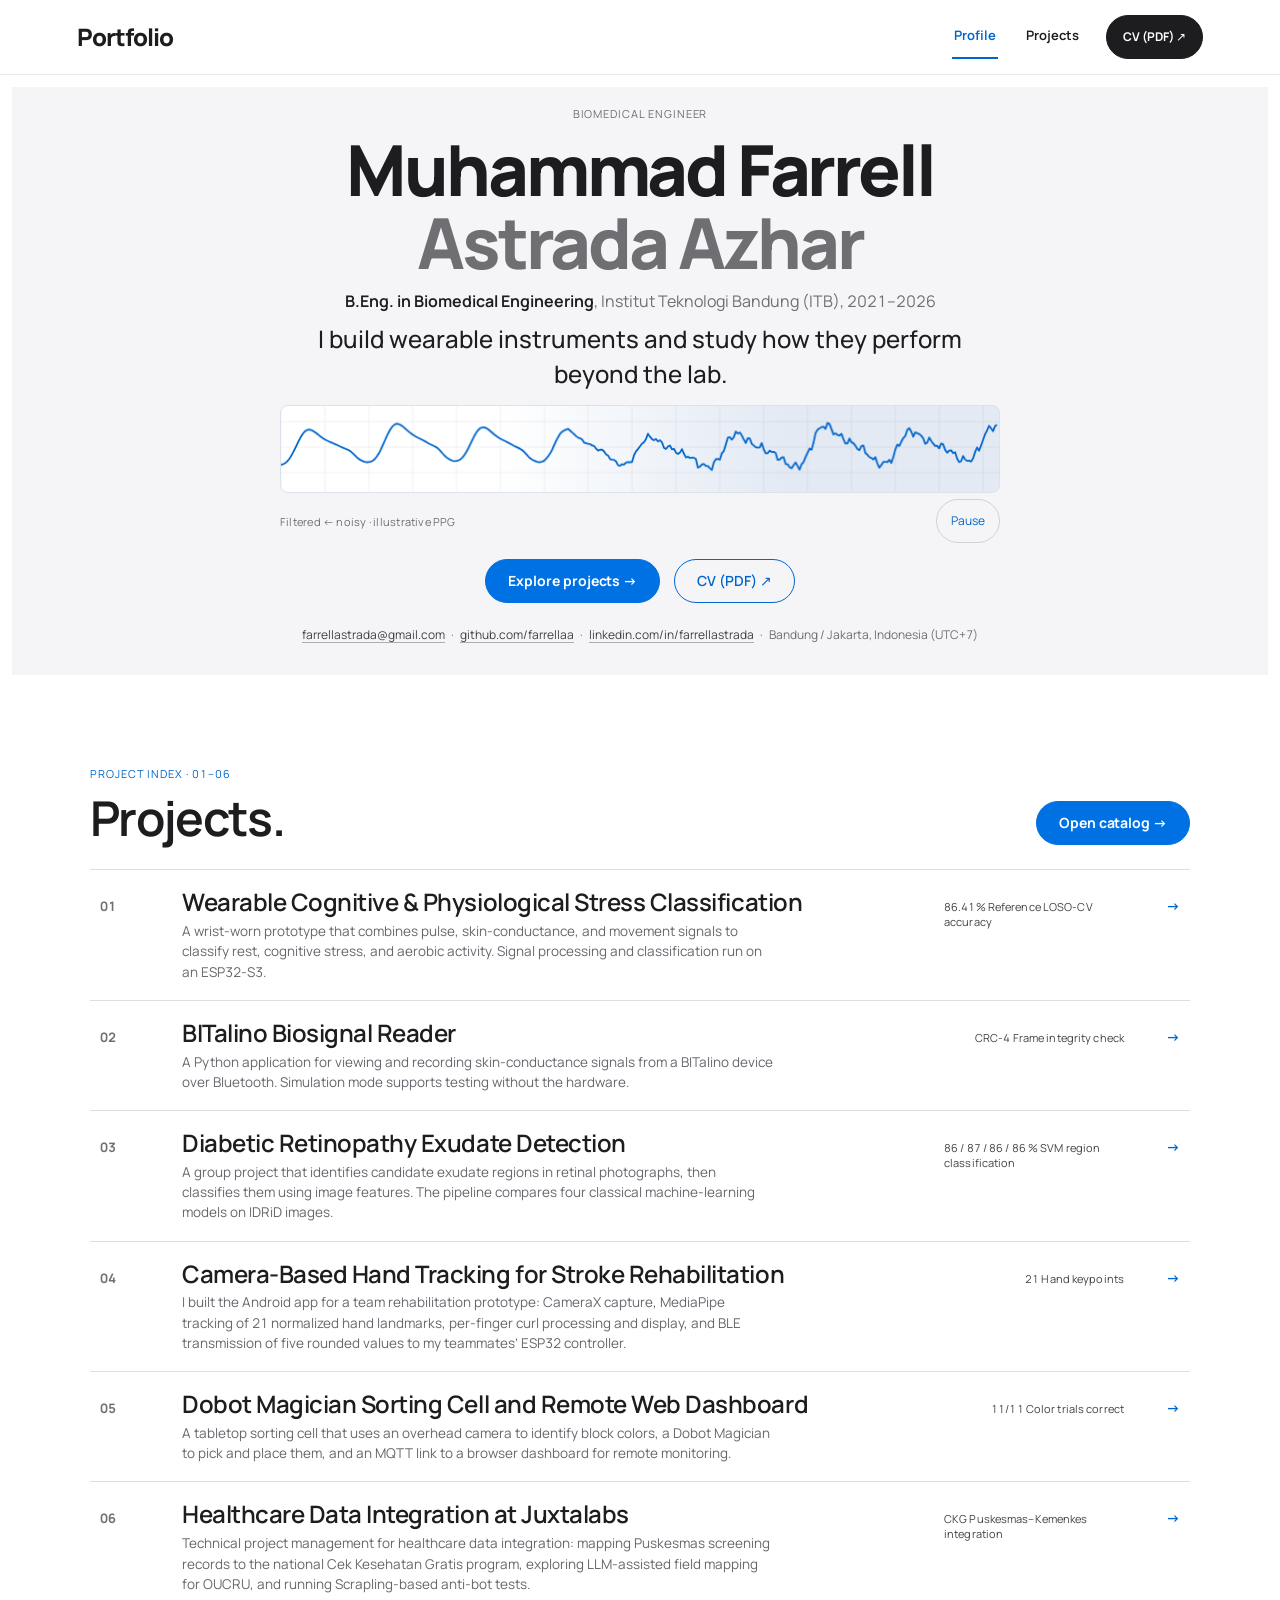
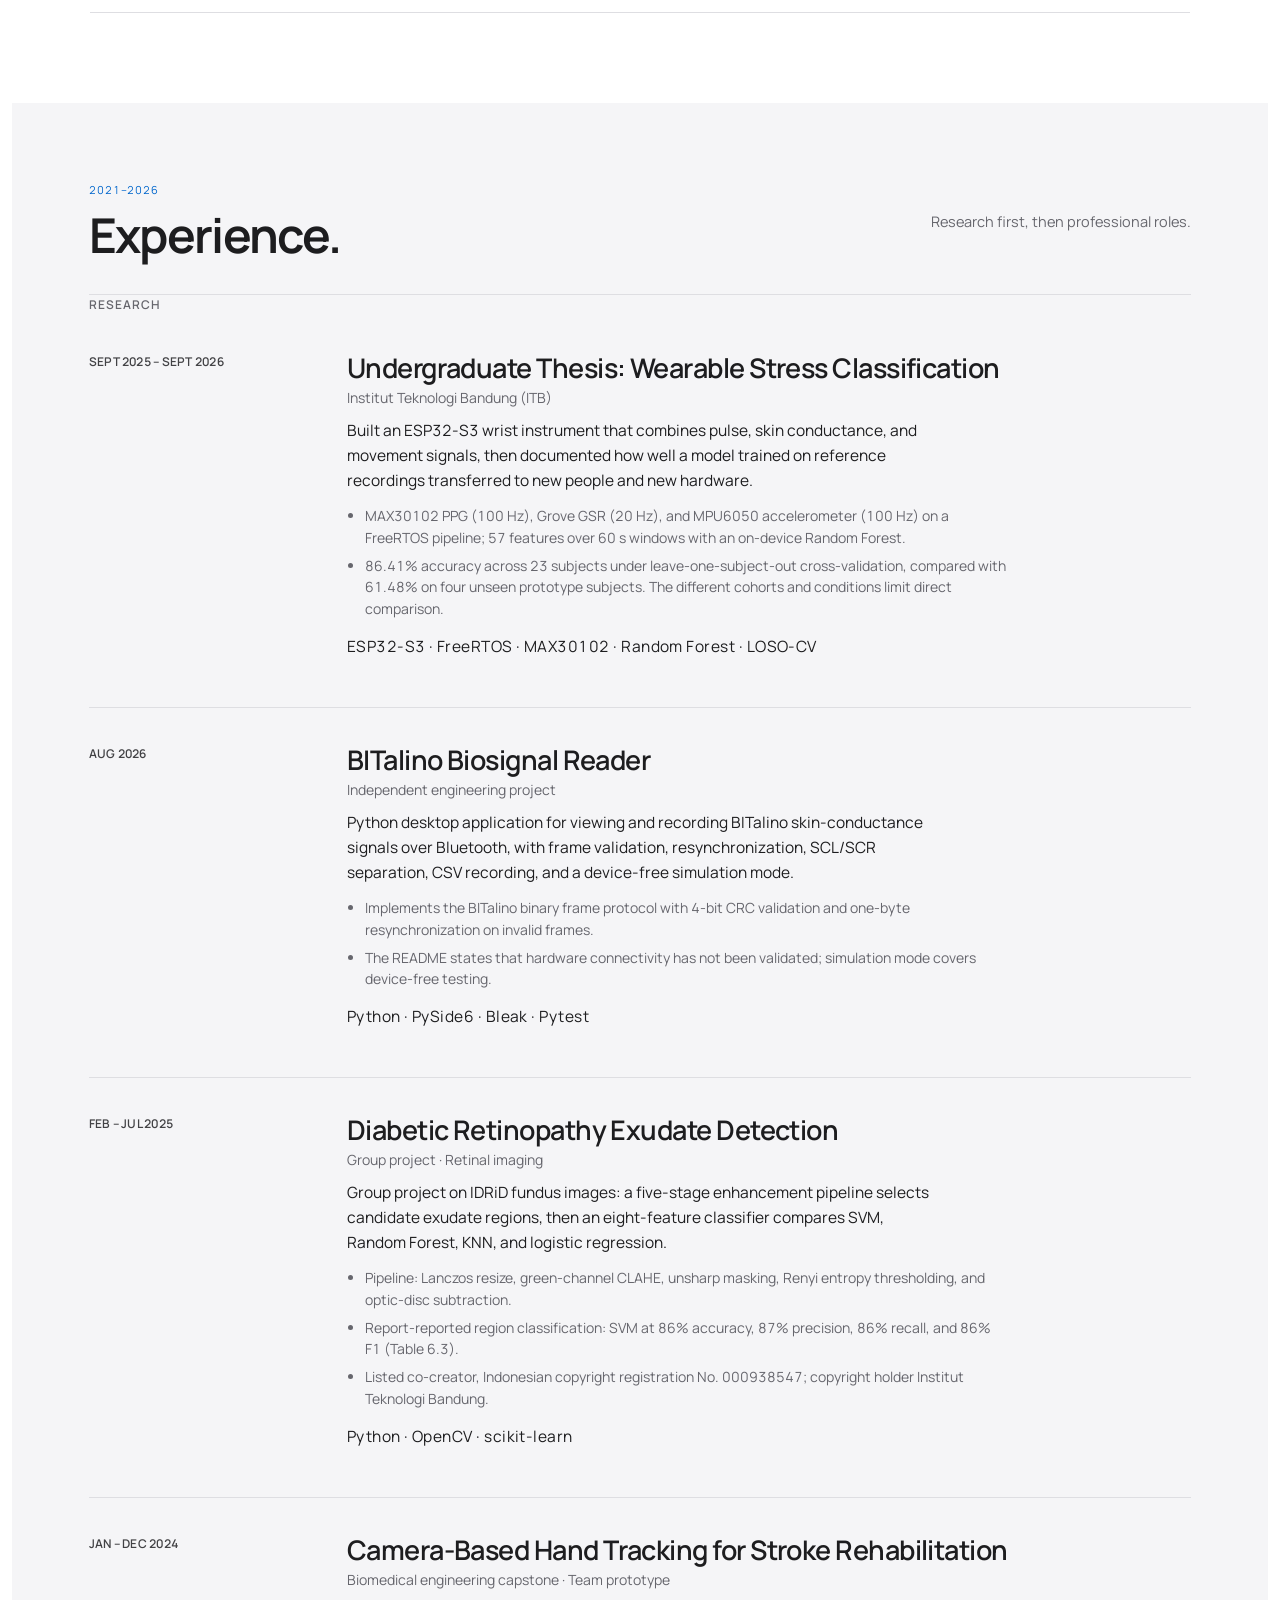
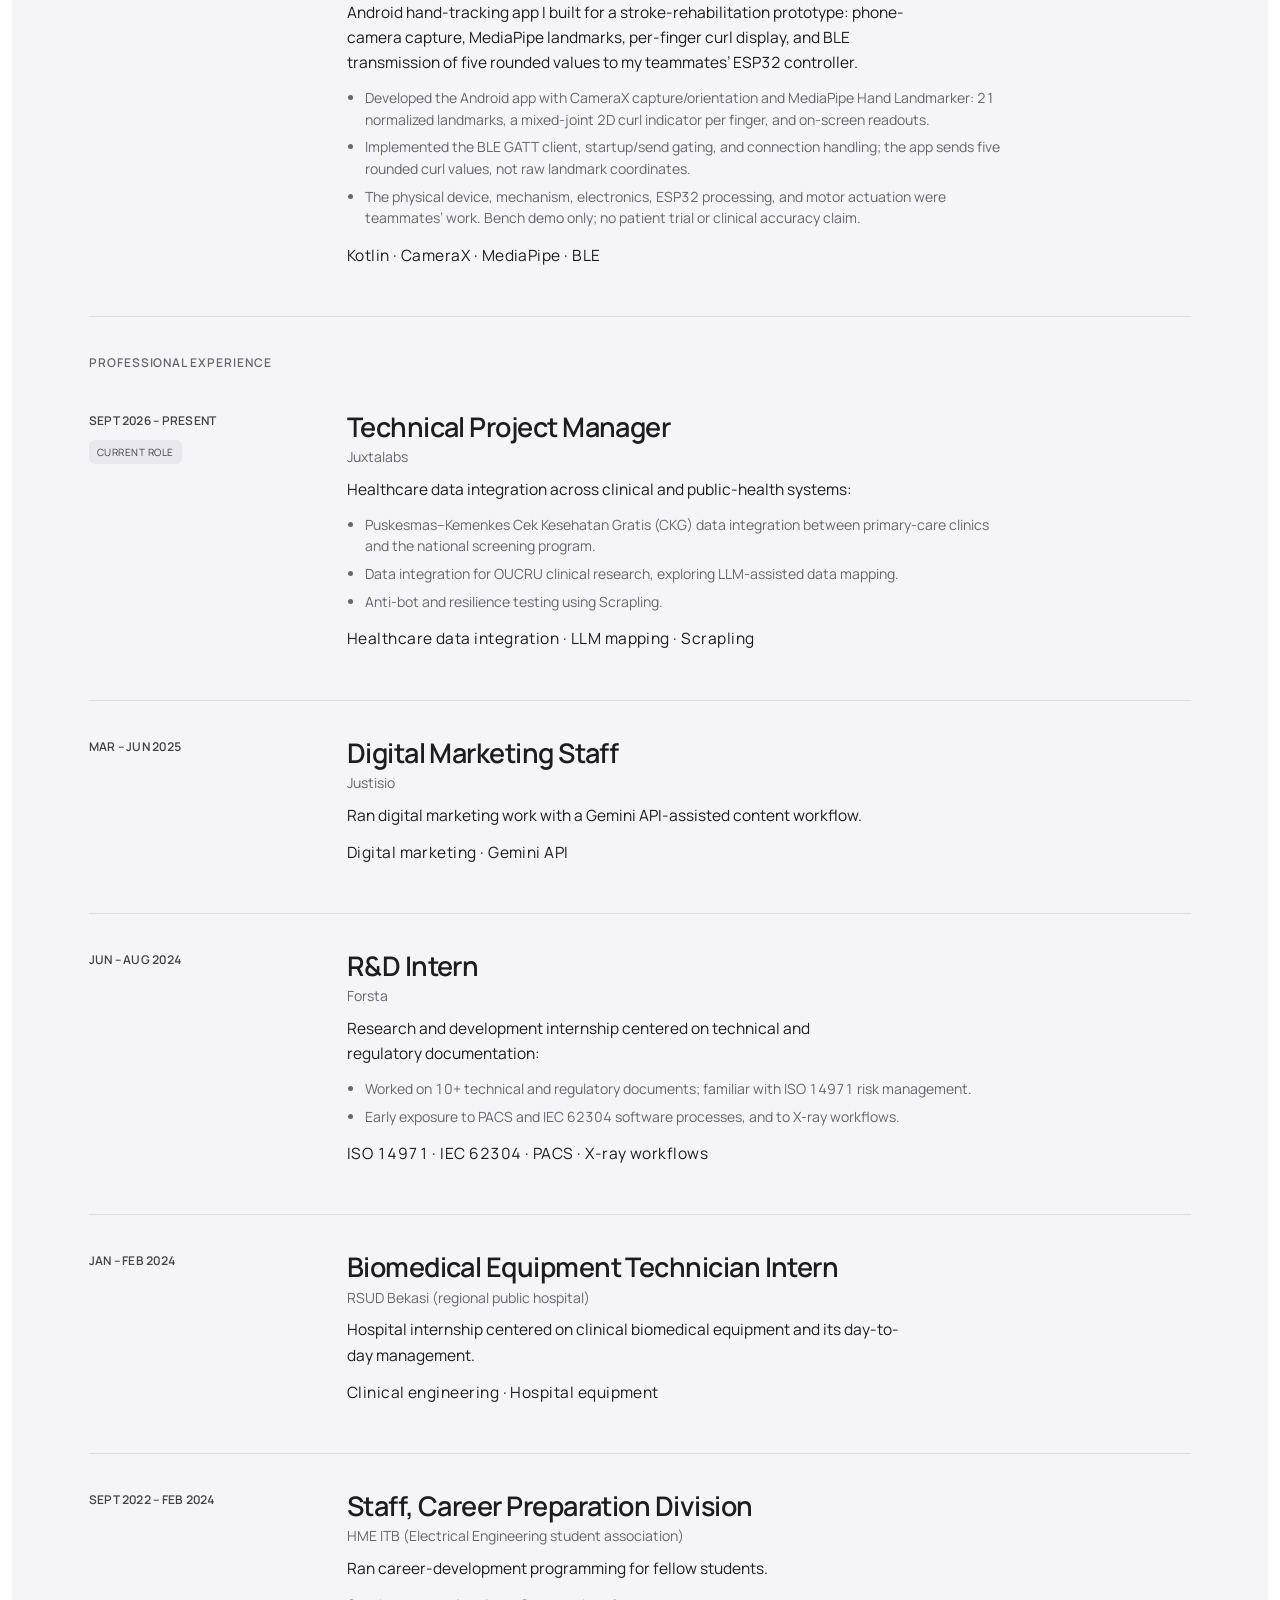
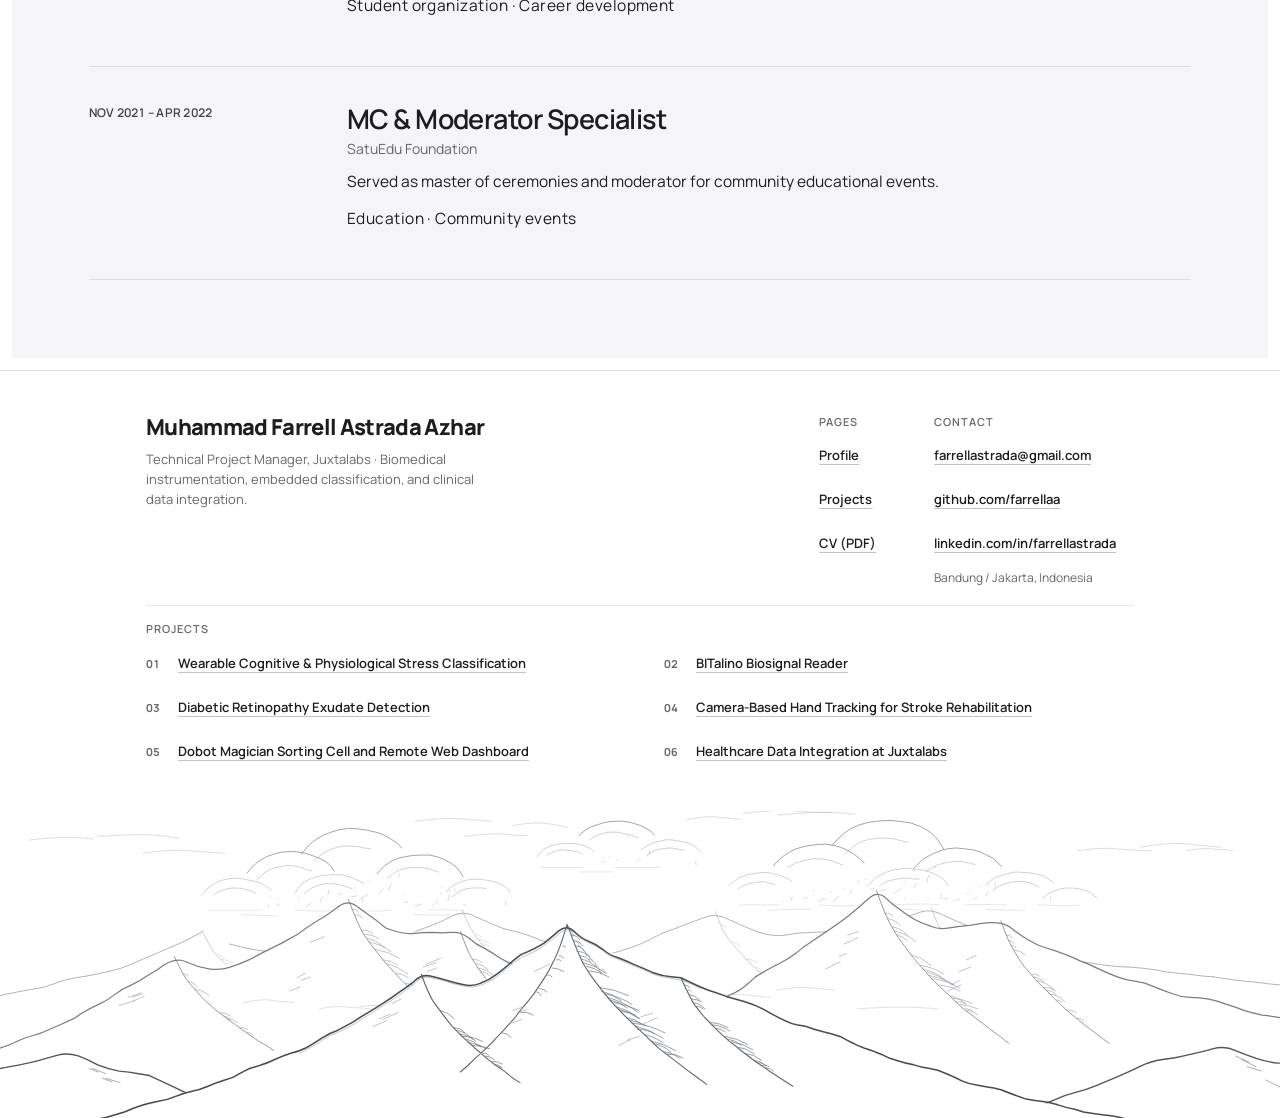
<file: index.html>
<!doctype html><html lang="en"><head><meta charset="UTF-8"/><meta name="viewport" content="width=device-width, initial-scale=1.0"/><meta name="theme-color" content="#ffffff"/><meta name="description" content="Biomedical engineering portfolio of Muhammad Farrell Astrada Azhar: wearable sensing, on-device signal classification, medical imaging, rehabilitation prototypes, and clinical data integration."/><link rel="icon" type="image/png" sizes="32x32" href="/favicon-memoji-32.png"/><link rel="icon" href="/favicon.ico?v=memoji" sizes="any"/><link rel="apple-touch-icon" sizes="180x180" href="/apple-touch-icon-memoji.png"/><title>Farrell Astrada · Biomedical Engineering Portfolio</title><link rel="preconnect" href="https://fonts.googleapis.com"><link rel="preconnect" href="https://fonts.gstatic.com" crossorigin><link href="https://fonts.googleapis.com/css2?family=Manrope:wght@400;500;600;700;800&display=swap" rel="stylesheet">  <script type="module" crossorigin src="/assets/index-BdrLxBmR.js"></script>
  <link rel="stylesheet" crossorigin href="/assets/index-CYLtMvKJ.css">
</head><body><div id="root"></div></body></html>
</file>
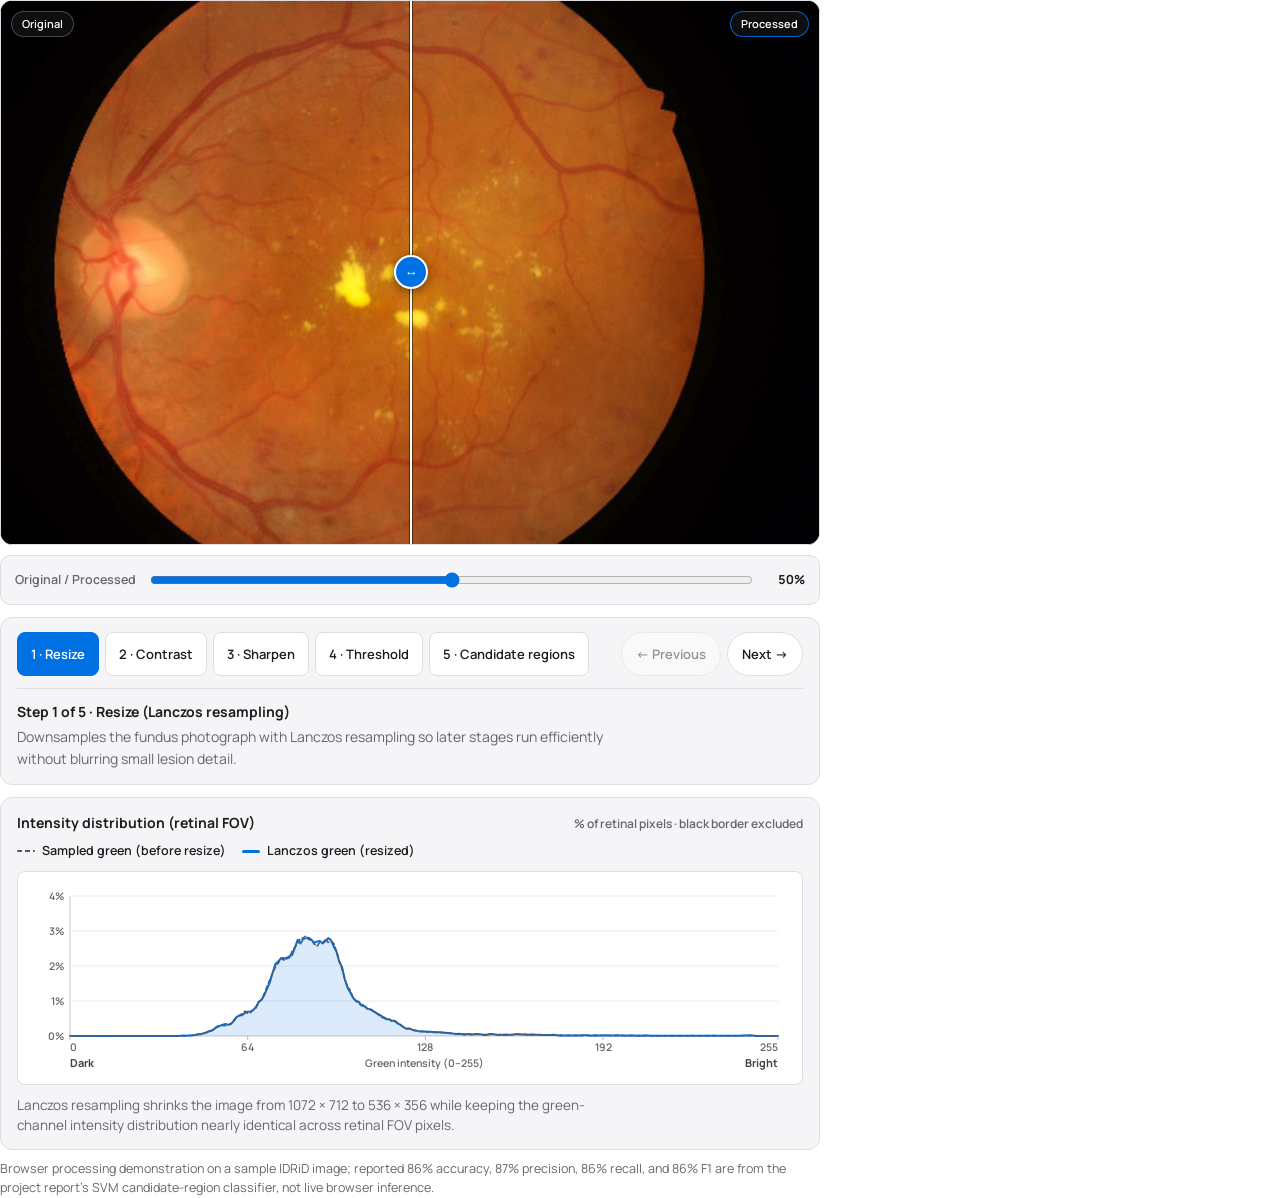
<file: exudate-walkthrough.html>
<!doctype html>
<html lang="en">
<head>
  <meta charset="UTF-8" />
  <meta name="viewport" content="width=device-width, initial-scale=1.0" />
  <title>Retinal Exudate Walkthrough</title>
  <link rel="preconnect" href="https://fonts.googleapis.com" />
  <link rel="preconnect" href="https://fonts.gstatic.com" crossorigin />
  <link href="https://fonts.googleapis.com/css2?family=Manrope:wght@400;500;600;700&display=swap" rel="stylesheet" />
  <style>
    :root {
      --foam: #ffffff;
      --mist: #f5f5f7;
      --line: #dedee2;
      --ink: #1d1d1f;
      --ink-2: #66666d;
      --blue: #0066cc;
      --blue-bright: #0071e3;
      --blue-hover: #004f9e;
      --sans: "Manrope", -apple-system, BlinkMacSystemFont, "Segoe UI", sans-serif;
      --ui-ease: 150ms ease;
    }

    * { box-sizing: border-box; }

    html, body {
      margin: 0;
      padding: 0;
      background: transparent;
      color: var(--ink);
      font-family: var(--sans);
      font-size: 15px;
      line-height: 1.55;
      -webkit-font-smoothing: antialiased;
      overflow-x: clip;
    }

    button, input { font: inherit; }
    button { touch-action: manipulation; }

    button:focus-visible,
    input:focus-visible {
      outline: 3px solid var(--blue);
      outline-offset: 2px;
      box-shadow: 0 0 0 3px #ffffff;
    }

    .walkthrough {
      width: 100%;
      max-width: 820px;
    }

    .compare-wrap {
      position: relative;
      width: 100%;
      aspect-ratio: 536 / 356;
      background: #060708;
      border: 1px solid var(--line);
      border-radius: 12px;
      overflow: hidden;
      user-select: none;
      touch-action: none;
      cursor: ew-resize;
    }

    .compare-wrap canvas {
      display: block;
      width: 100%;
      height: 100%;
    }

    .layer-after,
    .layer-before {
      position: absolute;
      inset: 0;
    }

    .layer-before {
      overflow: hidden;
    }

    .split-divider {
      position: absolute;
      top: 0;
      bottom: 0;
      left: 50%;
      width: 2px;
      background: #ffffff;
      box-shadow: 0 0 0 1px rgba(0, 0, 0, 0.5);
      pointer-events: none;
      z-index: 6;
    }

    .divider-knob {
      position: absolute;
      top: 50%;
      left: 50%;
      transform: translate(-50%, -50%);
      width: 34px;
      height: 34px;
      border-radius: 999px;
      background: var(--blue-bright);
      border: 2px solid #ffffff;
      color: #ffffff;
      font-size: 13px;
      font-weight: 700;
      display: flex;
      align-items: center;
      justify-content: center;
      box-shadow: 0 2px 10px rgba(0, 0, 0, 0.45);
    }

    .corner-tag {
      position: absolute;
      top: 10px;
      z-index: 7;
      display: inline-flex;
      align-items: center;
      justify-content: center;
      text-align: center;
      background: rgba(16, 17, 20, 0.84);
      border: 1px solid rgba(255, 255, 255, 0.24);
      color: #ffffff;
      font-size: 11px;
      font-weight: 600;
      line-height: 1.25;
      padding: 5px 10px;
      border-radius: 999px;
      pointer-events: none;
      max-width: calc(50% - 16px);
      white-space: normal;
      overflow-wrap: break-word;
    }

    .corner-tag.left { left: 10px; }
    .corner-tag.right { right: 10px; border-color: rgba(0, 113, 227, 0.85); }

    .slider-bar {
      display: flex;
      align-items: center;
      gap: 12px;
      flex-wrap: wrap;
      margin-top: 10px;
      padding: 8px 14px;
      background: var(--mist);
      border: 1px solid var(--line);
      border-radius: 10px;
    }

    .slider-bar label {
      font-size: 12.5px;
      font-weight: 600;
      color: var(--ink-2);
      white-space: nowrap;
    }

    .slider-bar input[type="range"] {
      flex: 1 1 120px;
      min-width: 0;
      min-height: 28px;
      accent-color: var(--blue-bright);
      cursor: pointer;
    }

    .slider-val {
      font-size: 12.5px;
      font-weight: 700;
      color: var(--ink);
      min-width: 38px;
      text-align: right;
      font-variant-numeric: tabular-nums;
    }

    .controls-card {
      margin-top: 12px;
      padding: 14px 16px;
      background: var(--mist);
      border: 1px solid var(--line);
      border-radius: 12px;
    }

    .controls-top {
      display: flex;
      justify-content: space-between;
      align-items: center;
      gap: 10px;
      flex-wrap: wrap;
    }

    .step-buttons {
      display: flex;
      flex-wrap: wrap;
      gap: 6px;
      flex: 1 1 auto;
    }

    .step-btn {
      display: inline-flex;
      align-items: center;
      justify-content: center;
      text-align: center;
      min-height: 44px;
      padding: 8px 13px;
      line-height: 1.25;
      white-space: normal;
      max-width: 100%;
      border-radius: 8px;
      border: 1px solid var(--line);
      background: var(--foam);
      color: var(--ink);
      font-size: 13px;
      font-weight: 600;
      cursor: pointer;
      transition: background-color var(--ui-ease), border-color var(--ui-ease), color var(--ui-ease);
    }

    .step-btn:hover {
      background: #ececf1;
      border-color: #c7c7cc;
    }

    .step-btn[aria-selected="true"] {
      background: var(--blue-bright);
      border-color: var(--blue-bright);
      color: #ffffff;
    }

    .nav-arrows {
      display: flex;
      align-items: center;
      gap: 6px;
      flex-shrink: 0;
    }

    .arrow-btn {
      display: inline-flex;
      align-items: center;
      justify-content: center;
      text-align: center;
      min-height: 44px;
      padding: 8px 14px;
      line-height: 1.25;
      white-space: normal;
      max-width: 100%;
      border-radius: 999px;
      border: 1px solid var(--line);
      background: var(--foam);
      color: var(--ink);
      font-size: 13px;
      font-weight: 600;
      cursor: pointer;
      transition: background-color var(--ui-ease), border-color var(--ui-ease), color var(--ui-ease);
    }

    .arrow-btn:hover:not(:disabled) {
      border-color: var(--blue);
      color: var(--blue);
    }

    .arrow-btn:disabled {
      opacity: 0.45;
      cursor: default;
    }

    .step-caption {
      margin-top: 12px;
      padding-top: 12px;
      border-top: 1px solid var(--line);
    }

    .step-caption strong {
      display: block;
      font-size: 14px;
      font-weight: 700;
      color: var(--ink);
    }

    .step-caption p {
      margin: 4px 0 0;
      font-size: 14px;
      line-height: 1.55;
      color: var(--ink-2);
      max-width: 68ch;
    }

    .expert-row {
      margin-top: 10px;
      padding-top: 10px;
      border-top: 1px solid var(--line);
      display: flex;
      align-items: center;
      justify-content: space-between;
      gap: 10px;
      flex-wrap: wrap;
    }

    .expert-row[hidden] {
      display: none;
    }

    .expert-toggle {
      display: inline-flex;
      align-items: center;
      gap: 8px;
      min-height: 44px;
      padding: 4px 0;
      line-height: 1.3;
      font-size: 13px;
      font-weight: 600;
      color: var(--ink);
      cursor: pointer;
    }

    .expert-toggle input {
      width: 16px;
      height: 16px;
      accent-color: var(--blue-bright);
      cursor: pointer;
    }

    .expert-legend {
      font-size: 12px;
      color: var(--ink-2);
    }

      .walkthrough-note {
      margin: 10px 0 0;
      font-size: 12.5px;
      line-height: 1.5;
      color: var(--ink-2);
    }

    .hist-card {
      margin-top: 12px;
      padding: 14px 16px;
      background: var(--mist);
      border: 1px solid var(--line);
      border-radius: 12px;
    }

    .hist-head {
      display: flex;
      justify-content: space-between;
      align-items: baseline;
      gap: 6px 12px;
      flex-wrap: wrap;
    }

    .hist-title {
      margin: 0;
      font-size: 14px;
      font-weight: 700;
      color: var(--ink);
    }

    .hist-scope {
      font-size: 12px;
      font-weight: 600;
      color: var(--ink-2);
    }

    .hist-legend {
      display: flex;
      align-items: center;
      gap: 6px 16px;
      flex-wrap: wrap;
      margin: 8px 0 10px;
      font-size: 12.5px;
      font-weight: 600;
      color: var(--ink);
    }

    .hist-legend-item {
      display: inline-flex;
      align-items: center;
      gap: 7px;
    }

    .hist-legend-item[hidden] {
      display: none;
    }

    .hist-swatch {
      width: 18px;
      height: 3px;
      border-radius: 2px;
      flex-shrink: 0;
    }

    .hist-swatch--base {
      height: 2px;
      background: repeating-linear-gradient(
        to right,
        #585860 0,
        #585860 5px,
        transparent 5px,
        transparent 8px
      );
    }

    .hist-swatch--cur {
      background: var(--blue-bright);
    }

    .hist-swatch--thresh {
      width: 2px;
      height: 12px;
      background: #b45309;
    }

    .hist-plot-wrap {
      width: 100%;
      padding: 8px 10px;
      background: var(--foam);
      border: 1px solid var(--line);
      border-radius: 8px;
      overflow: hidden;
    }

    .hist-svg {
      display: block;
      width: 100%;
      height: 196px;
    }

    .hist-caption {
      margin: 10px 0 0;
      font-size: 13.5px;
      line-height: 1.5;
      color: var(--ink-2);
      max-width: 72ch;
    }

    @media (max-width: 600px) {
      .step-btn,
      .arrow-btn,
      .expert-toggle {
        min-height: 44px;
      }

      .controls-card,
      .hist-card {
        padding: 12px;
      }

      .nav-arrows {
        width: 100%;
        justify-content: space-between;
      }

      .arrow-btn {
        flex: 1 1 0;
      }
    }

    @media (max-width: 600px) {
      .controls-top { display: block; }
      .step-buttons { display: grid; grid-template-columns: repeat(2, minmax(0, 1fr)); gap: 8px; }
      .step-btn { width: 100%; min-width: 0; min-height: 48px; padding: 10px 8px; font-size: 14px; }
      .step-btn:last-child { grid-column: 1 / -1; }
      .nav-arrows { margin-top: 10px; gap: 10px; }
      .arrow-btn { min-height: 48px; font-size: 14px; }
      .hist-legend { row-gap: 10px; }
      .hist-caption, .walkthrough-note { font-size: 14px; line-height: 1.55; }
      .expert-toggle { font-size: 14px; min-height: 48px; }
      #split-range { min-height: 44px; touch-action: pan-y; }
    }

    @media (prefers-reduced-motion: reduce) {
      .step-btn,
      .arrow-btn {
        transition: none;
      }
    }
  </style>
</head>
<body>
  <main class="walkthrough" id="walkthrough-root">
    <div class="compare-wrap" id="compare-wrap">
      <div class="layer-after">
        <canvas id="canvas-after" width="536" height="356" aria-label="Processed retinal image for the selected step"></canvas>
      </div>
      <div class="layer-before" id="before-clip">
        <canvas id="canvas-before" width="536" height="356" aria-label="Original retinal fundus photograph"></canvas>
      </div>
      <div class="split-divider" id="split-divider">
        <div class="divider-knob" aria-hidden="true">&#x2194;</div>
      </div>
      <span class="corner-tag left">Original</span>
      <span class="corner-tag right" id="after-tag">Processed</span>
    </div>

    <div class="slider-bar">
      <label for="split-range">Original / Processed</label>
      <input type="range" id="split-range" min="0" max="100" value="50" aria-label="Original and processed comparison split percentage" />
      <span class="slider-val" id="split-val">50%</span>
    </div>

    <div class="controls-card">
      <div class="controls-top">
        <div class="step-buttons" id="step-buttons" role="tablist" aria-label="Processing stages"></div>
        <div class="nav-arrows">
          <button type="button" class="arrow-btn" id="prev-step">&#x2190; Previous</button>
          <button type="button" class="arrow-btn" id="next-step">Next &#x2192;</button>
        </div>
      </div>

      <div class="step-caption" id="step-caption" aria-live="polite">
        <strong id="step-title">Step 1 of 5 &#xb7; Resize</strong>
        <p id="step-desc"></p>
      </div>

      <div class="expert-row" id="expert-row" hidden>
        <label class="expert-toggle">
          <input type="checkbox" id="expert-check" />
          Show expert annotation
        </label>
        <span class="expert-legend" id="expert-legend">Cyan outline: candidate regions</span>
      </div>
    </div>

    <section class="hist-card" aria-labelledby="hist-title">
      <div class="hist-head">
        <h2 class="hist-title" id="hist-title">Intensity distribution (retinal FOV)</h2>
        <span class="hist-scope">% of retinal pixels · black border excluded</span>
      </div>
      <div class="hist-legend" id="hist-legend">
        <span class="hist-legend-item">
          <span class="hist-swatch hist-swatch--base" aria-hidden="true"></span>
          <span id="hist-legend-base">Original green</span>
        </span>
        <span class="hist-legend-item">
          <span class="hist-swatch hist-swatch--cur" aria-hidden="true"></span>
          <span id="hist-legend-cur">Selected output</span>
        </span>
        <span class="hist-legend-item" id="hist-legend-thresh" hidden>
          <span class="hist-swatch hist-swatch--thresh" aria-hidden="true"></span>
          <span id="hist-legend-thresh-label">Rényi threshold</span>
        </span>
      </div>
      <div class="hist-plot-wrap" id="hist-plot-wrap">
        <svg class="hist-svg" id="hist-svg" role="img" aria-labelledby="hist-svg-title hist-svg-desc">
          <title id="hist-svg-title">Green-channel intensity histogram within retinal field of view</title>
          <desc id="hist-svg-desc">Loading retinal intensity histogram.</desc>
        </svg>
      </div>
      <p class="hist-caption" id="hist-caption">Loading retinal field-of-view intensity distribution.</p>
    </section>

    <p class="walkthrough-note">
      Browser processing demonstration on a sample IDRiD image; reported 86% accuracy, 87% precision, 86% recall, and 86% F1 are from the project report's SVM candidate-region classifier, not live browser inference.
    </p>
  </main>

  <script>
    (function () {
      'use strict';

      const W = 536;
      const H = 356;

      const IDRiD03_DATA_URI = "[data-uri]";
      const IDRiD03_OD_RUNS = [76186,16,76719,23,77252,29,77787,31,78321,35,78855,38,79390,41,79924,44,80459,47,80994,49,81529,50,82064,53,82599,55,83134,57,83670,59,84205,61,84740,63,85276,63,85812,64,86348,64,86884,65,87419,67,87955,68,88491,68,89027,69,89563,69,90099,69,90635,70,91171,70,91707,71,92243,71,92779,72,93315,72,93851,72,94387,72,94923,72,95459,71,95995,71,96531,71,97067,71,97603,71,98140,70,98676,69,99212,68,99749,67,100285,66,100822,65,101359,63,101896,62,102432,61,102969,60,103505,59,104042,58,104579,56,105116,54,105653,53,106189,52,106726,50,107264,47,107801,45,108338,42,108876,39,109414,36,109952,31,110493,24,111032,19];
      const IDRiD03_EX_RUNS = [2409,2,2945,5,3358,3,3482,4,3894,3,4019,3,4407,2,4424,2,4431,1,4439,1,4948,2,4958,4,4974,3,5033,4,5188,1,5494,1,5507,1,5511,1,5569,4,5724,1,6043,1,7092,1,7861,2,8397,1,9792,1,11367,1,14620,4,15155,5,15287,2,15691,5,15823,1,16228,4,16766,1,17829,2,18365,2,18910,1,18980,2,18985,2,19446,1,19515,3,19521,2,21532,2,22068,2,22199,1,22738,2,23272,4,23808,1,25822,1,26358,1,27555,2,28086,1,28622,1,29157,4,29693,2,31698,1,32233,2,33928,3,34398,3,34464,3,34561,1,34935,2,35000,3,35096,2,35466,1,35536,3,36008,2,36113,3,36117,2,36545,2,37191,1,37592,1,37727,2,37738,1,38128,2,38252,3,38263,1,38272,4,38789,3,38793,1,38808,2,38811,1,39226,2,39325,3,39329,2,39343,1,39762,2,39865,2,39879,1,40007,2,40270,2,40806,2,41493,2,42019,1,42028,3,42555,1,42559,4,42564,2,42981,2,43095,3,43516,4,43632,3,44044,2,44053,2,44580,2,44583,4,44637,3,44866,2,45119,2,45122,2,45173,4,45236,2,45708,5,46189,2,46244,4,46725,4,47264,1,47800,1,50187,2,50449,1,50709,2,50723,2,50985,2,51189,2,51520,2,51671,1,51724,3,51779,2,52056,2,52207,1,52315,1,52323,2,52592,2,52843,2,52859,2,53128,1,53379,2,53916,1,54875,1,54889,1,55411,1,55421,1,55425,1,55957,1,55971,2,56078,1,56186,4,56476,2,56480,4,56508,1,56513,1,56591,2,56614,3,56621,1,56710,1,56722,3,57012,2,57018,2,57127,2,57150,3,57154,1,57245,3,57258,3,57554,2,57576,2,57665,2,57687,1,57781,2,57788,1,57790,1,58087,1,58103,1,58109,4,58201,1,58622,2,58639,1,58645,4,58665,1,59183,1,59201,1,59284,2,59287,2,59303,1,59817,4,59822,3,60353,2,60358,1,60365,2,60369,1,60374,1,60474,2,60790,2,61010,1,61356,1,61422,1,61433,1,61442,2,61546,1,61872,1,61891,3,61958,1,61968,3,61976,4,62418,1,62424,5,62494,1,62499,3,62505,2,62512,4,62564,1,62951,1,62954,1,62961,3,63034,4,63041,1,63049,3,63100,1,63486,3,63496,2,63569,5,63585,2,63593,1,64021,4,64032,1,64071,1,64107,3,64120,4,64129,1,64557,5,64568,1,64597,1,64607,1,64643,3,64656,3,64665,1,65096,2,65132,2,65165,1,65175,1,65180,1,65194,1,65637,1,65701,2,65708,4,65716,1,65730,1,66173,1,66230,2,66237,1,66244,4,66749,2,66766,2,66769,2,66773,1,66776,1,66779,6,66869,2,67169,1,67272,1,67286,1,67295,1,67302,5,67311,3,67316,1,67704,2,67753,1,67827,1,67829,1,67831,1,67835,2,67838,3,67847,3,68289,1,68356,1,68363,1,68367,1,68371,2,68374,1,68383,2,68455,2,68458,2,68818,1,68825,2,68829,1,68892,2,68907,3,68930,1,68992,4,69313,1,69317,2,69353,3,69360,2,69366,1,69407,2,69429,1,69443,3,69466,1,69531,1,69853,2,69889,3,69896,1,69905,2,69943,2,69952,1,70389,1,70424,3,70437,3,70442,1,70479,3,70524,2,70960,2,70972,2,71059,4,71088,2,71102,2,71474,2,71496,2,71508,2,71512,1,71589,3,71593,7,71624,2,71991,4,72007,1,72044,2,72047,4,72103,1,72124,12,72159,4,72528,3,72543,1,72583,5,72639,1,72658,13,72673,1,72696,2,73064,3,73074,1,73103,1,73118,5,73195,3,73200,7,73208,2,73588,1,73599,4,73609,2,73637,1,73639,1,73656,3,73740,2,73744,2,74124,2,74127,3,74134,5,74145,2,74172,3,74192,3,74277,1,74280,2,74285,1,74324,1,74656,2,74664,1,74670,2,74708,3,74728,2,74816,1,74821,4,74860,1,75204,2,75245,1,75247,2,75264,3,75356,2,75359,1,75763,2,75783,3,75789,1,75801,1,75893,1,75895,1,75908,1,76299,2,76319,3,76323,1,76333,1,76378,1,76431,1,76444,1,76855,2,76863,7,76913,2,76980,1,77360,2,77368,1,77399,8,77409,2,77467,1,77873,3,77896,2,77904,1,77911,1,77935,8,77945,2,78003,2,78409,3,78431,4,78470,5,78476,2,78481,2,78947,1,78967,3,79006,5,79016,2,79044,2,79052,1,79077,1,79145,1,79484,1,79521,1,79544,2,79581,1,79588,1,79613,1,80056,3,80080,2,80116,1,80124,1,80148,1,80150,1,80153,2,80208,1,80250,1,80591,4,80615,2,80652,1,80686,1,80689,4,80786,2,81127,4,81151,1,81189,3,81225,5,81323,1,81621,2,81663,4,81715,1,81725,3,81737,3,81756,2,81762,4,81857,3,82155,6,82199,3,82204,2,82251,2,82260,5,82273,3,82282,2,82292,2,82295,2,82298,5,82691,7,82787,1,82793,1,82796,4,82808,4,82816,4,82823,4,82829,1,82831,2,82835,4,83227,7,83239,2,83305,1,83322,2,83328,4,83333,3,83344,1,83347,2,83352,1,83358,6,83368,7,83376,1,83405,1,83765,3,83775,8,83818,2,83841,2,83864,4,83870,2,83874,1,83880,1,83883,3,83888,1,83890,3,83894,6,83904,3,83911,4,83941,1,83956,1,84311,8,84332,1,84349,1,84353,5,84376,3,84400,4,84410,3,84416,1,84419,3,84425,2,84428,1,84430,5,84441,1,84446,7,84491,2,84847,8,84866,5,84885,1,84889,6,84915,1,84919,2,84923,3,84936,3,84947,2,84952,1,84956,4,84961,2,84967,3,84984,5,85020,2,85023,2,85027,2,85383,8,85402,6,85421,2,85425,3,85429,3,85451,2,85455,2,85459,3,85472,3,85491,8,85503,2,85521,4,85557,1,85559,1,85564,1,85919,8,85937,7,85962,2,85966,3,85985,1,85987,3,85991,2,85995,4,86008,2,86028,6,86039,1,86054,1,86056,2,86060,1,86099,2,86456,7,86474,6,86502,4,86521,6,86530,1,86532,2,86544,1,86564,6,86590,5,86633,2,86992,4,86997,2,87010,2,87013,2,87038,6,87057,1,87059,4,87064,3,87100,6,87129,2,87133,3,87169,2,87528,4,87534,1,87548,2,87564,2,87576,4,87595,7,87636,5,87669,4,88064,5,88081,1,88083,2,88100,4,88114,2,88129,9,88151,2,88173,3,88205,4,88240,1,88243,3,88254,1,88600,6,88619,2,88637,1,88639,1,88665,11,88687,2,88690,1,88710,1,88728,1,88741,3,88776,6,88787,5,89136,3,89140,2,89204,5,89210,2,89226,2,89278,2,89308,2,89313,5,89323,5,89740,5,89746,2,89762,2,89844,3,89848,6,89859,5,90276,5,90282,2,90298,2,90378,9,90388,2,90398,1,90747,2,90813,4,90834,2,90914,6,91283,3,91289,2,91345,3,91349,4,91354,1,91370,2,91431,5,91451,5,91468,3,91819,2,91825,3,91879,5,91886,5,91966,7,91986,6,92003,4,92361,3,92415,6,92422,5,92432,2,92445,4,92502,7,92522,3,92527,1,92540,3,92897,3,92951,12,92968,3,92978,8,93038,6,93059,2,93077,4,93433,2,93481,1,93487,15,93504,3,93514,9,93574,4,93595,2,93613,4,93618,3,94017,2,94024,14,94039,4,94050,9,94110,3,94125,1,94132,1,94146,7,94154,4,94159,2,94553,2,94560,14,94575,4,94587,8,94646,2,94661,2,94682,11,94695,3,95090,1,95094,21,95122,9,95182,2,95197,2,95204,1,95218,12,95231,3,95626,3,95630,17,95649,2,95657,10,95740,2,95754,3,95758,8,95767,3,96162,3,96166,17,96186,1,96192,11,96277,1,96291,2,96294,5,96300,1,96303,1,96699,2,96703,16,96722,3,96727,12,96830,7,96839,1,97239,16,97259,3,97265,11,97367,6,97374,3,97378,1,97776,15,97794,5,97801,10,97823,2,97883,1,97910,5,98265,1,98309,1,98311,16,98330,5,98337,9,98359,2,98362,1,98419,1,98447,4,98801,1,98845,18,98868,3,98873,2,98877,4,98894,3,98898,1,98955,1,98984,3,99378,21,99405,2,99409,1,99414,1,99434,1,99520,4,99912,1,99914,21,99941,2,100015,5,100056,3,100407,3,100445,27,100477,3,100551,5,100592,3,100943,3,100949,3,100969,1,100972,1,100980,28,101013,3,101087,5,101128,2,101479,4,101484,5,101505,1,101507,2,101517,26,101548,2,101564,1,101613,1,101624,3,101628,2,101632,2,101671,2,102013,12,102043,2,102059,20,102084,2,102091,1,102110,1,102148,2,102160,3,102164,2,102168,3,102208,1,102549,10,102579,1,102595,21,102620,1,102627,1,102646,1,102684,2,102704,2,102744,1,103091,3,103115,1,103131,22,103181,2,103197,1,103199,1,103220,2,103651,1,103667,23,103717,2,103725,2,103733,3,103756,2,104165,3,104190,1,104203,4,104210,16,104233,2,104248,1,104250,2,104253,2,104256,1,104261,2,104269,6,104700,4,104726,2,104739,4,104746,16,104769,2,104772,1,104782,6,104789,1,104792,1,104797,2,104807,4,105238,1,105262,2,105275,4,105282,16,105305,2,105317,7,105328,2,105333,2,105343,4,105374,1,105798,2,105811,3,105818,16,105838,2,105854,1,105857,3,105864,2,105868,1,105878,7,105909,5,106335,1,106338,1,106341,2,106355,15,106372,1,106374,2,106393,3,106398,1,106400,2,106404,1,106413,8,106445,6,106831,2,106871,4,106877,2,106892,13,106908,4,106927,1,106929,4,106935,2,106949,8,106984,3,107367,2,107388,1,107408,3,107412,3,107431,9,107446,1,107463,4,107482,1,107485,7,107501,2,107521,1,107524,1,107526,2,107903,2,107940,3,107944,3,107948,2,107972,2,107999,3,108003,2,108006,3,108016,14,108036,4,108057,4,108062,3,108440,1,108477,2,108480,4,108485,1,108531,1,108538,9,108549,6,108557,10,108572,5,108587,2,108593,4,108598,4,109019,2,109047,1,109067,24,109092,6,109099,3,109108,6,109123,2,109129,3,109135,2,109548,1,109555,3,109583,1,109602,21,109628,6,109645,6,109663,6,109671,2,110064,2,110067,2,110084,2,110090,5,110100,1,110119,1,110138,22,110163,4,110181,6,110198,7,110207,2,110599,6,110620,2,110626,4,110635,2,110655,1,110673,23,110698,5,110717,5,110735,10,110746,2,111135,1,111137,4,111162,4,111171,2,111210,23,111234,6,111253,4,111271,9,111282,3,111673,3,111686,1,111699,1,111707,2,111746,23,111770,6,111797,1,111810,11,112206,1,112209,2,112222,3,112237,2,112283,22,112306,1,112309,2,112333,2,112346,3,112350,6,112742,2,112758,4,112763,1,112774,1,112819,22,112869,1,112886,3,113278,3,113294,6,113308,3,113355,21,113378,1,113417,11,113815,1,113824,2,113828,1,113830,9,113844,2,113872,1,113874,1,113891,2,113895,6,113902,10,113913,2,113954,13,114043,3,114351,1,114360,2,114364,11,114378,4,114389,2,114408,1,114427,2,114431,17,114449,3,114478,4,114490,8,114499,4,114580,2,114895,2,114900,11,114914,3,114925,2,114944,1,114952,1,114957,1,114967,1,114970,3,114976,6,114985,3,115005,8,115014,5,115027,7,115035,1,115037,2,115044,1,115431,2,115437,9,115449,4,115461,2,115480,1,115488,2,115492,4,115514,4,115521,3,115540,16,115563,8,115580,2,115954,2,115963,1,115965,5,115973,1,115975,4,115985,5,116028,4,116051,3,116056,4,116074,19,116099,8,116116,2,116490,2,116499,1,116501,6,116508,2,116512,1,116521,5,116553,1,116566,2,116592,1,116594,2,116609,20,116630,12,116652,4,117011,1,117026,2,117035,5,117041,6,117056,4,117088,2,117102,2,117130,1,117144,10,117155,10,117166,12,117188,5,117571,4,117577,5,117584,1,117591,3,117603,1,117624,1,117648,1,117681,8,117694,4,117699,15,117724,5,118113,1,118115,6,118139,1,118157,1,118183,6,118218,4,118230,4,118236,2,118239,6,118248,1,118260,1,118262,3,118653,3,118694,1,118715,10,118764,1,118767,3,118771,1,118777,3,118796,1,118798,1,119190,1,119204,1,119251,14,119300,4,119307,1,119313,2,119740,1,119787,12,119836,1,119838,2,119841,2,119849,2,119852,1,119857,4,120276,1,120323,11,120374,2,120377,1,120385,12,120812,1,120859,10,120913,1,120923,9,121396,1,121398,1,121401,3,121449,1,121457,2,121460,8,121934,1,121937,3,121985,1,121993,10,122473,2,122478,1,122480,1,122527,1,122529,9,122553,2,123009,4,123015,2,123063,5,123069,5,123077,2,123545,5,123551,3,123600,3,123605,5,123613,2,123621,1,124081,5,124088,2,124136,1,124141,3,124149,2,124156,2,124507,2,124617,6,124624,2,124677,3,124686,1,125101,2,125142,1,125153,6,125160,2,125214,2,125635,1,125637,2,125677,2,125690,5,125789,1,126171,1,126214,1,126227,2,126230,1,126322,4,126707,1,126709,1,126858,5,127209,2,127213,1,127359,1,127393,6,127749,1,127824,1,127894,2,127930,5,128360,2,128468,2,128837,2,128896,1,128937,3,128958,3,128964,1,129004,1,129373,2,129379,2,129472,4,129478,2,129494,7,129910,1,129915,2,129969,1,130008,5,130014,2,130025,2,130034,3,130445,2,130500,1,130505,1,130546,6,130561,3,130570,1,130572,1,130594,2,130981,2,131036,1,131040,2,131081,6,131097,3,131618,1,131620,1,131625,4,131630,1,131633,3,132030,1,132161,11,132566,2,132590,2,132697,8,132716,1,133126,2,133233,8,133252,1,133637,1,133662,2,133772,5,134173,1,134308,5,134845,1,135232,2,135335,1,135381,1,135384,2,135391,1,135768,1,135794,1,135871,1,135917,1,135920,2,135927,1,135941,3,136330,2,136467,1,136474,1,136477,3,136835,2,137003,3,137007,1,137009,2,137372,1,137541,3,137546,1,138075,5,138611,3,138615,2,139079,1,139147,2,139614,2,139683,2,139693,2,140058,2,140150,2,140229,2,140764,2,141300,2,141738,1,142199,1,142202,1,142273,2,142293,1,142734,2,142742,1,142767,2,142809,3,142822,1,142828,2,142887,1,143270,1,143304,1,143346,1,143357,2,143364,2,143423,1,143864,2,143893,5,143900,2,143959,1,144399,3,144429,5,144436,5,144495,1,144935,2,144965,12,145031,1,145472,1,145500,13,146036,13,146113,2,146572,4,146577,8,146589,2,146649,2,147107,5,147113,4,147118,4,147125,2,147185,3,147578,3,147642,5,147650,3,147654,4,147661,2,147688,3,147694,1,147698,2,147707,1,147721,4,148114,3,148177,6,148186,3,148190,3,148197,2,148224,3,148229,3,148234,2,148243,1,148259,2,148712,6,148722,3,148727,1,148733,2,148760,2,148765,3,148770,3,148795,3,149243,4,149248,4,149253,2,149270,1,149296,3,149302,2,149330,2,149779,6,149789,2,149792,1,149806,2,149847,2,149863,1,149866,2,150315,4,150323,1,150328,2,150334,1,150342,2,150383,1,150402,1,150848,6,150858,2,150864,2,150870,2,150879,1,151383,2,151394,1,151400,2,151419,1,151445,1,151917,1,151919,1,151921,1,151936,1,151955,1,151977,2,151981,1,152472,1,152512,4,152517,2,153049,3,153054,1,153535,3,153543,1,153586,1,153589,2,153612,2,154071,3,154079,2,154126,2,154130,2,154148,2,154154,1,154609,2,154661,2,154666,2,154690,1,155145,2,155196,3,155201,3,155226,1,155732,2,155737,4,155742,3,156269,1,156272,9,156808,9,157344,9,157880,9,158417,7,158953,7,158966,2,159489,7,159502,2,160025,4,160038,2,162072,1,162075,2,162611,1,170784,2,171319,2,171854,4,172390,3];

      const STAGES = [
        {
          id: '01',
          shortLabel: '1 · Resize',
          title: 'Resize (Lanczos resampling)',
          desc: 'Downsamples the fundus photograph with Lanczos resampling so later stages run efficiently without blurring small lesion detail.'
        },
        {
          id: '02',
          shortLabel: '2 · Contrast',
          title: 'Green-channel contrast (CLAHE)',
          desc: 'Extracts the green channel—where vessels and bright exudates show clearest contrast—and boosts local contrast with clip-limited adaptive histogram equalization.'
        },
        {
          id: '03',
          shortLabel: '3 · Sharpen',
          title: 'Edge sharpening (unsharp mask)',
          desc: 'Subtracts a Gaussian-blurred copy and adds back the weighted difference to sharpen bright lesion margins before thresholding.'
        },
        {
          id: '04',
          shortLabel: '4 · Threshold',
          title: 'Rényi threshold & optic-disc removal',
          desc: 'Applies maximum Rényi-entropy thresholding to isolate bright pixels and subtracts the annotated optic-disc region so the bright disc is excluded.'
        },
        {
          id: '05',
          shortLabel: '5 · Candidate regions',
          title: 'Candidate regions',
          desc: 'Labels connected bright areas as candidate regions for feature extraction. Toggle Expert annotation below to compare against the dataset reference.'
        }
      ];

      const FIXED_CLAHE_CLIP = 2.0;
      const FIXED_UNSHARP_WEIGHT = 0.5;

      const state = {
        stage: 0,
        splitPct: 50,
        showExpert: false
      };

      const cache = {
        fovMask: new Uint8Array(W * H),
        odGroundMask: new Uint8Array(W * H),
        exGroundMask: new Uint8Array(W * H),
        rawRGBA: null,
        lanczosRGBA: null,
        rawGreenGray: null,
        greenGray: null,
        claheGray: null,
        unsharpGray: null,
        finalBinary: null,
        regions: [],
        fovCount: 0,
        tRenyi: 180,
        histRawGreen: null,
        histGreen: null,
        histClahe: null,
        histUnsharp: null,
        loadError: false
      };

      function decodeRuns(runs, len) {
        const mask = new Uint8Array(len);
        for (let i = 0; i < runs.length; i += 2) {
          const start = runs[i];
          const count = runs[i + 1];
          mask.fill(1, start, Math.min(len, start + count));
        }
        return mask;
      }

      function notifyParentHeight() {
        if (window.parent && window.parent !== window) {
          window.parent.postMessage({ type: 'walkthrough-resize' }, '*');
        }
      }

      function initFromIDRiD03(onReady, onError) {
        const SW = W * 2;
        const SH = H * 2;
        const img = new Image();
        img.onerror = () => {
          cache.loadError = true;
          if (typeof onError === 'function') onError();
        };
        img.onload = () => {
          const off = document.createElement('canvas');
          off.width = SW;
          off.height = SH;
          const ctx = off.getContext('2d');
          ctx.drawImage(img, 0, 0, SW, SH);
          const hiData = ctx.getImageData(0, 0, SW, SH).data;

          cache.odGroundMask = decodeRuns(IDRiD03_OD_RUNS, W * H);
          cache.exGroundMask = decodeRuns(IDRiD03_EX_RUNS, W * H);

          const lanczosRGBA = new Uint8ClampedArray(W * H * 4);
          const rawRGBA = new Uint8ClampedArray(W * H * 4);
          const rawGreenGray = new Uint8ClampedArray(W * H);
          const greenGray = new Uint8ClampedArray(W * H);
          const fovRaw = new Uint8Array(W * H);

          const sinc = (x) => (x === 0 ? 1 : Math.sin(Math.PI * x) / (Math.PI * x));
          const lanczos3 = (x) => {
            const ax = Math.abs(x);
            if (ax >= 3) return 0;
            return sinc(ax) * sinc(ax / 3);
          };

          const offsets = [-2, -1, 0, 1, 2, 3];
          const weights = offsets.map((k) => lanczos3(k - 0.5));
          const wSum = weights.reduce((a, b) => a + b, 0);
          const normW = weights.map((w) => w / wSum);

          for (let y = 0; y < H; y++) {
            for (let x = 0; x < W; x++) {
              const idx = y * W + x;
              const p4 = idx * 4;

              const rx = Math.min(SW - 1, x * 2);
              const ry = Math.min(SH - 1, y * 2);
              const r4 = (ry * SW + rx) * 4;
              rawRGBA[p4] = hiData[r4];
              rawRGBA[p4 + 1] = hiData[r4 + 1];
              rawRGBA[p4 + 2] = hiData[r4 + 2];
              rawRGBA[p4 + 3] = 255;

              let accR = 0, accG = 0, accB = 0;
              for (let ky = 0; ky < offsets.length; ky++) {
                const sy = Math.max(0, Math.min(SH - 1, y * 2 + offsets[ky]));
                const wy = normW[ky];
                for (let kx = 0; kx < offsets.length; kx++) {
                  const sx = Math.max(0, Math.min(SW - 1, x * 2 + offsets[kx]));
                  const w = wy * normW[kx];
                  const s4 = (sy * SW + sx) * 4;
                  accR += hiData[s4] * w;
                  accG += hiData[s4 + 1] * w;
                  accB += hiData[s4 + 2] * w;
                }
              }
              const cr = Math.max(0, Math.min(255, Math.round(accR)));
              const cg = Math.max(0, Math.min(255, Math.round(accG)));
              const cb = Math.max(0, Math.min(255, Math.round(accB)));
              lanczosRGBA[p4] = cr;
              lanczosRGBA[p4 + 1] = cg;
              lanczosRGBA[p4 + 2] = cb;
              lanczosRGBA[p4 + 3] = 255;

              fovRaw[idx] = Math.max(cr, cg, cb) > 15 ? 1 : 0;
            }
          }

          let fovCount = 0;
          for (let y = 0; y < H; y++) {
            for (let x = 0; x < W; x++) {
              const idx = y * W + x;
              let inside = 0;
              if (x > 0 && x < W - 1 && y > 0 && y < H - 1 && fovRaw[idx]) {
                inside = 1;
                for (let dy = -1; dy <= 1 && inside; dy++) {
                  for (let dx = -1; dx <= 1; dx++) {
                    if (!fovRaw[(y + dy) * W + (x + dx)]) {
                      inside = 0;
                      break;
                    }
                  }
                }
              }
              cache.fovMask[idx] = inside;
              if (inside) fovCount++;
              rawGreenGray[idx] = inside ? rawRGBA[idx * 4 + 1] : 0;
              greenGray[idx] = inside ? lanczosRGBA[idx * 4 + 1] : 0;
            }
          }

          cache.rawRGBA = rawRGBA;
          cache.lanczosRGBA = lanczosRGBA;
          cache.rawGreenGray = rawGreenGray;
          cache.greenGray = greenGray;
          cache.fovCount = fovCount;
          cache.loadError = false;
          onReady();
        };
        img.src = IDRiD03_DATA_URI;
      }

      function runCLAHE(gray, clipFactor) {
        const TX = 8;
        const TY = 8;
        const tileW = W / TX;
        const tileH = H / TY;
        const luts = new Array(TX * TY);

        for (let ty = 0; ty < TY; ty++) {
          const y0 = Math.floor(ty * tileH);
          const y1 = Math.min(H, Math.floor((ty + 1) * tileH));
          for (let tx = 0; tx < TX; tx++) {
            const x0 = Math.floor(tx * tileW);
            const x1 = Math.min(W, Math.floor((tx + 1) * tileW));
            const hist = new Float64Array(256);
            let count = 0;
            for (let y = y0; y < y1; y++) {
              for (let x = x0; x < x1; x++) {
                const idx = y * W + x;
                if (cache.fovMask[idx]) {
                  hist[gray[idx]]++;
                  count++;
                }
              }
            }

            const lut = new Uint8ClampedArray(256);
            if (count < 16) {
              for (let i = 0; i < 256; i++) lut[i] = i;
              luts[ty * TX + tx] = lut;
              continue;
            }

            const clipLimit = Math.max(1, (clipFactor * count) / 256);
            let excess = 0;
            for (let i = 0; i < 256; i++) {
              if (hist[i] > clipLimit) {
                excess += hist[i] - clipLimit;
                hist[i] = clipLimit;
              }
            }
            const redist = excess / 256;
            for (let i = 0; i < 256; i++) hist[i] += redist;

            let cdf = 0;
            for (let i = 0; i < 256; i++) {
              cdf += hist[i];
              lut[i] = Math.min(255, Math.round((cdf / count) * 255));
            }
            luts[ty * TX + tx] = lut;
          }
        }

        const out = new Uint8ClampedArray(W * H);
        for (let y = 0; y < H; y++) {
          const gy = (y + 0.5) / tileH - 0.5;
          const ty0 = Math.max(0, Math.min(TY - 1, Math.floor(gy)));
          const ty1 = Math.max(0, Math.min(TY - 1, ty0 + 1));
          const fy = Math.max(0, Math.min(1, gy - ty0));

          for (let x = 0; x < W; x++) {
            const idx = y * W + x;
            if (!cache.fovMask[idx]) {
              out[idx] = 0;
              continue;
            }
            const gx = (x + 0.5) / tileW - 0.5;
            const tx0 = Math.max(0, Math.min(TX - 1, Math.floor(gx)));
            const tx1 = Math.max(0, Math.min(TX - 1, tx0 + 1));
            const fx = Math.max(0, Math.min(1, gx - tx0));

            const v = gray[idx];
            const v00 = luts[ty0 * TX + tx0][v];
            const v10 = luts[ty0 * TX + tx1][v];
            const v01 = luts[ty1 * TX + tx0][v];
            const v11 = luts[ty1 * TX + tx1][v];

            const top = v00 * (1 - fx) + v10 * fx;
            const bot = v01 * (1 - fx) + v11 * fx;
            out[idx] = Math.round(top * (1 - fy) + bot * fy);
          }
        }
        return out;
      }

      function runUnsharp(gray, weight) {
        const kernel = [1, 4, 6, 4, 1];
        const tmp = new Float32Array(W * H);
        const out = new Uint8ClampedArray(W * H);

        for (let y = 0; y < H; y++) {
          for (let x = 0; x < W; x++) {
            const idx = y * W + x;
            if (!cache.fovMask[idx]) continue;
            let acc = 0, wAcc = 0;
            for (let k = -2; k <= 2; k++) {
              const sx = Math.max(0, Math.min(W - 1, x + k));
              const sIdx = y * W + sx;
              if (cache.fovMask[sIdx]) {
                acc += gray[sIdx] * kernel[k + 2];
                wAcc += kernel[k + 2];
              }
            }
            tmp[idx] = wAcc > 0 ? acc / wAcc : gray[idx];
          }
        }

        for (let y = 0; y < H; y++) {
          for (let x = 0; x < W; x++) {
            const idx = y * W + x;
            if (!cache.fovMask[idx]) {
              out[idx] = 0;
              continue;
            }
            let acc = 0, wAcc = 0;
            for (let k = -2; k <= 2; k++) {
              const sy = Math.max(0, Math.min(H - 1, y + k));
              const sIdx = sy * W + x;
              if (cache.fovMask[sIdx]) {
                acc += tmp[sIdx] * kernel[k + 2];
                wAcc += kernel[k + 2];
              }
            }
            const blurred = wAcc > 0 ? acc / wAcc : tmp[idx];
            const sharpened = gray[idx] + weight * (gray[idx] - blurred);
            out[idx] = Math.max(0, Math.min(255, Math.round(sharpened)));
          }
        }
        return out;
      }

      function computeHist(gray) {
        const h = new Uint32Array(256);
        for (let i = 0; i < gray.length; i++) {
          if (cache.fovMask[i]) h[gray[i]]++;
        }
        return h;
      }

      function computeRenyiThreshold(hist, minT, maxT) {
        let total = 0;
        for (let i = 0; i < 256; i++) total += hist[i];
        if (total === 0) return 180;

        const p = new Float64Array(256);
        for (let i = 0; i < 256; i++) p[i] = hist[i] / total;

        const alpha = 2.0;
        const factor = 1.0 / (1.0 - alpha);
        let bestT = minT;
        let bestH = -Infinity;

        for (let t = minT; t <= maxT; t++) {
          let pA = 0;
          for (let i = 0; i <= t; i++) pA += p[i];
          const pB = 1.0 - pA;
          if (pA <= 1e-9 || pB <= 1e-9) continue;

          let sumA = 0, sumB = 0;
          for (let i = 0; i <= t; i++) {
            if (p[i] > 0) sumA += Math.pow(p[i] / pA, alpha);
          }
          for (let i = t + 1; i < 256; i++) {
            if (p[i] > 0) sumB += Math.pow(p[i] / pB, alpha);
          }
          if (sumA <= 0 || sumB <= 0) continue;

          const hTotal = factor * (Math.log(sumA) + Math.log(sumB));
          if (hTotal > bestH) {
            bestH = hTotal;
            bestT = t;
          }
        }
        return bestT;
      }

      function extractCandidateBoxes(binary) {
        const labels = new Int32Array(W * H);
        const regions = [];
        let nextLabel = 1;
        const queue = new Int32Array(W * H);
        const dirs = [-W - 1, -W, -W + 1, -1, 1, W - 1, W, W + 1];

        for (let y = 1; y < H - 1; y++) {
          for (let x = 1; x < W - 1; x++) {
            const startIdx = y * W + x;
            if (!binary[startIdx] || labels[startIdx] !== 0) continue;

            let head = 0, tail = 0;
            queue[tail++] = startIdx;
            labels[startIdx] = nextLabel;

            let area = 0;
            let minX = x, maxX = x, minY = y, maxY = y;

            while (head < tail) {
              const cur = queue[head++];
              const cx = cur % W;
              const cy = (cur - cx) / W;
              area++;
              if (cx < minX) minX = cx;
              if (cx > maxX) maxX = cx;
              if (cy < minY) minY = cy;
              if (cy > maxY) maxY = cy;

              for (let d = 0; d < 8; d++) {
                const nb = cur + dirs[d];
                const nx = nb % W;
                const ny = (nb - nx) / W;
                if (nx <= 0 || nx >= W - 1 || ny <= 0 || ny >= H - 1) continue;
                if (binary[nb] && labels[nb] === 0) {
                  labels[nb] = nextLabel;
                  queue[tail++] = nb;
                }
              }
            }

            if (area >= 4) {
              regions.push({ minX, maxX, minY, maxY });
            }
            nextLabel++;
          }
        }
        return regions;
      }

      function runPipeline() {
        cache.claheGray = runCLAHE(cache.greenGray, FIXED_CLAHE_CLIP);
        cache.unsharpGray = runUnsharp(cache.claheGray, FIXED_UNSHARP_WEIGHT);
        const histUnsharp = computeHist(cache.unsharpGray);
        const tRenyi = computeRenyiThreshold(histUnsharp, 145, 232);

        const finalMask = new Uint8Array(W * H);
        for (let i = 0; i < W * H; i++) {
          if (!cache.fovMask[i]) continue;
          if (cache.unsharpGray[i] >= tRenyi && !cache.odGroundMask[i]) {
            finalMask[i] = 1;
          }
        }
        cache.tRenyi = tRenyi;
        cache.histRawGreen = computeHist(cache.rawGreenGray);
        cache.histGreen = computeHist(cache.greenGray);
        cache.histClahe = computeHist(cache.claheGray);
        cache.histUnsharp = histUnsharp;
        cache.finalBinary = finalMask;
        cache.regions = extractCandidateBoxes(finalMask);
      }

      function normalizeHistPct(hist) {
        const pct = new Float64Array(256);
        if (!hist) return pct;
        let total = 0;
        for (let i = 0; i < 256; i++) total += hist[i];
        if (total <= 0) return pct;
        for (let i = 0; i < 256; i++) {
          pct[i] = (hist[i] / total) * 100;
        }
        return pct;
      }

      function chooseYAxis(rawMax) {
        const target = Math.max(0.2, rawMax * 1.1);
        const steps = [0.1, 0.2, 0.25, 0.5, 1, 2, 2.5, 5, 10, 20, 25, 50];
        let bestStep = 1;
        let bestTicks = 3;
        let bestTop = Infinity;
        for (const n of [3, 4]) {
          for (const s of steps) {
            const top = n * s;
            if (top >= target && top < bestTop) {
              bestTop = top;
              bestStep = s;
              bestTicks = n;
              break;
            }
          }
        }
        if (!isFinite(bestTop)) {
          bestStep = Math.ceil(target / 3);
          bestTicks = 3;
          bestTop = bestStep * bestTicks;
        }
        const ticks = [];
        for (let i = 0; i <= bestTicks; i++) {
          ticks.push(Number((i * bestStep).toFixed(2)));
        }
        return { yMax: bestTop, ticks };
      }

      function peakSummary(pct) {
        let bestBin = 0;
        let bestVal = -1;
        for (let i = 0; i < 256; i++) {
          if (pct[i] > bestVal) {
            bestVal = pct[i];
            bestBin = i;
          }
        }
        return { bin: bestBin, val: Math.max(0, bestVal) };
      }

      function getHistogramSpec(stageIdx) {
        if (stageIdx === 0) {
          return {
            baseHist: cache.histRawGreen,
            curHist: cache.histGreen,
            baseLabel: 'Sampled green (before resize)',
            curLabel: 'Lanczos green (resized)',
            threshold: null,
            caption: 'Lanczos resampling shrinks the image from 1072 × 712 to 536 × 356 while keeping the green-channel intensity distribution nearly identical across retinal FOV pixels.'
          };
        }
        if (stageIdx === 1) {
          return {
            baseHist: cache.histGreen,
            curHist: cache.histClahe,
            baseLabel: 'Original green (resized)',
            curLabel: 'CLAHE output',
            threshold: null,
            caption: 'Clip-limited adaptive histogram equalization (CLAHE) flattens and spreads the narrow retinal peak across more of the 0–255 range so dark vessels and bright lesions separate locally.'
          };
        }
        if (stageIdx === 2) {
          return {
            baseHist: cache.histGreen,
            curHist: cache.histUnsharp,
            baseLabel: 'Original green (resized)',
            curLabel: 'Unsharp output',
            threshold: null,
            caption: 'Unsharp masking sharpens high-contrast edges around bright lesions, slightly widening the upper intensity tail before thresholding while preserving the overall distribution.'
          };
        }
        if (stageIdx === 3) {
          return {
            baseHist: cache.histGreen,
            curHist: cache.histUnsharp,
            baseLabel: 'Original green (resized)',
            curLabel: 'Pre-threshold unsharp',
            threshold: cache.tRenyi,
            caption: `Rather than histogramming the binary mask, this chart shows the pre-threshold unsharp distribution with the Rényi threshold at T = ${cache.tRenyi}. Pixels at or above T (outside the annotated optic disc) are retained.`
          };
        }
        return {
          baseHist: cache.histGreen,
          curHist: cache.histUnsharp,
          baseLabel: 'Original green (resized)',
          curLabel: 'Pre-threshold unsharp',
          threshold: cache.tRenyi,
          caption: `Candidate boxes group pixels at or above T = ${cache.tRenyi} (excluding the optic disc) into ${cache.regions.length} connected regions—shown against the pre-threshold unsharp values, not the RGB overlay colors.`
        };
      }

      function formatPctTick(val, hasDecimal) {
        if (val === 0) return '0%';
        if (hasDecimal) return `${val.toFixed(1)}%`;
        return `${Math.round(val)}%`;
      }

      function renderHistogram() {
        const svg = document.getElementById('hist-svg');
        const wrap = document.getElementById('hist-plot-wrap');
        const baseLegend = document.getElementById('hist-legend-base');
        const curLegend = document.getElementById('hist-legend-cur');
        const threshLegend = document.getElementById('hist-legend-thresh');
        const threshLabel = document.getElementById('hist-legend-thresh-label');
        const captionEl = document.getElementById('hist-caption');
        const svgTitleEl = document.getElementById('hist-svg-title');
        const svgDescEl = document.getElementById('hist-svg-desc');
        if (!svg || !wrap) return;

        const rect = svg.getBoundingClientRect();
        const W_SVG = Math.max(240, Math.round(rect.width || 640));
        const H_SVG = 196;
        svg.setAttribute('viewBox', `0 0 ${W_SVG} ${H_SVG}`);

        const padL = 42;
        const padR = 14;
        const padT = 16;
        const padB = 40;
        const plotW = Math.max(80, W_SVG - padL - padR);
        const plotH = H_SVG - padT - padB;
        const baseLineY = padT + plotH;

        const xForBin = (b) => padL + (b / 255) * plotW;

        if (cache.loadError) {
          baseLegend.textContent = 'Original green';
          curLegend.textContent = 'Selected output';
          threshLegend.hidden = true;
          captionEl.textContent = 'Unable to load the sample retinal image, so the intensity distribution is unavailable.';
          svgDescEl.textContent = captionEl.textContent;
          svg.innerHTML = `
            <title id="hist-svg-title">${svgTitleEl.textContent}</title>
            <desc id="hist-svg-desc">${svgDescEl.textContent}</desc>
            <rect x="${padL}" y="${padT}" width="${plotW}" height="${plotH}" fill="none" stroke="#dedee2" />
            <text x="${padL + plotW / 2}" y="${padT + plotH / 2 + 4}" text-anchor="middle" fill="#66666d" font-size="12" font-family="Manrope, sans-serif">Image unavailable</text>
          `;
          notifyParentHeight();
          return;
        }

        const spec = getHistogramSpec(state.stage);
        baseLegend.textContent = spec.baseLabel;
        curLegend.textContent = spec.curLabel;

        const hasData = Boolean(spec.baseHist && spec.curHist && cache.fovCount > 0);
        const basePct = normalizeHistPct(spec.baseHist);
        const curPct = normalizeHistPct(spec.curHist);

        let rawMax = 0;
        if (hasData) {
          for (let i = 0; i < 256; i++) {
            if (basePct[i] > rawMax) rawMax = basePct[i];
            if (curPct[i] > rawMax) rawMax = curPct[i];
          }
        }
        const { yMax, ticks } = chooseYAxis(rawMax);
        const hasDecimalTick = ticks.some((t) => Math.abs(t - Math.round(t)) > 1e-6);
        const yForPct = (p) => baseLineY - Math.min(1, Math.max(0, p / yMax)) * plotH;

        const showThresh = hasData && typeof spec.threshold === 'number' && !Number.isNaN(spec.threshold);
        threshLegend.hidden = !showThresh;
        if (showThresh) {
          threshLabel.textContent = `Rényi threshold (T = ${spec.threshold})`;
        }

        const gridMarkup = ticks.map((tickVal) => {
          const y = yForPct(tickVal).toFixed(1);
          const isZero = tickVal === 0;
          return `
            <line x1="${padL}" y1="${y}" x2="${padL + plotW}" y2="${y}" stroke="${isZero ? '#c7c7cc' : '#ececf1'}" stroke-width="1" />
            <text x="${padL - 6}" y="${(Number(y) + 3.5).toFixed(1)}" text-anchor="end" fill="#66666d" font-size="10.5" font-weight="600" font-family="Manrope, sans-serif">${formatPctTick(tickVal, hasDecimalTick)}</text>
          `;
        }).join('');

        const xTicks = [0, 64, 128, 192, 255];
        const xTicksMarkup = xTicks.map((bin, idx) => {
          const x = xForBin(bin).toFixed(1);
          const anchor = idx === 0 ? 'start' : (idx === xTicks.length - 1 ? 'end' : 'middle');
          return `
            <line x1="${x}" y1="${baseLineY}" x2="${x}" y2="${baseLineY + 4}" stroke="#b8b8bf" stroke-width="1" />
            <text x="${x}" y="${baseLineY + 15}" text-anchor="${anchor}" fill="#66666d" font-size="10.5" font-weight="600" font-family="Manrope, sans-serif">${bin}</text>
          `;
        }).join('');

        const centerAxisLabel = W_SVG < 350 ? 'Intensity (0–255)' : 'Green intensity (0–255)';
        const xAxisLabelMarkup = `
          <text x="${padL}" y="${baseLineY + 31}" text-anchor="start" fill="#424245" font-size="11" font-weight="700" font-family="Manrope, sans-serif">Dark</text>
          <text x="${(padL + plotW / 2).toFixed(1)}" y="${baseLineY + 31}" text-anchor="middle" fill="#66666d" font-size="10.5" font-weight="600" font-family="Manrope, sans-serif">${centerAxisLabel}</text>
          <text x="${padL + plotW}" y="${baseLineY + 31}" text-anchor="end" fill="#424245" font-size="11" font-weight="700" font-family="Manrope, sans-serif">Bright</text>
        `;

        let seriesMarkup = '';
        let threshMarkup = '';

        if (hasData) {
          const curPts = [];
          const basePts = [];
          for (let i = 0; i < 256; i++) {
            const x = xForBin(i).toFixed(2);
            curPts.push(`${x},${yForPct(curPct[i]).toFixed(2)}`);
            basePts.push(`${x},${yForPct(basePct[i]).toFixed(2)}`);
          }
          const areaPath = `M${xForBin(0).toFixed(2)},${baseLineY.toFixed(2)} L${curPts.join(' L')} L${xForBin(255).toFixed(2)},${baseLineY.toFixed(2)} Z`;
          const curPath = `M${curPts.join(' L')}`;
          const basePath = `M${basePts.join(' L')}`;

          if (showThresh) {
            const tx = xForBin(spec.threshold);
            const bandW = Math.max(0, padL + plotW - tx);
            const placeLeft = tx > padL + plotW - 64;
            const labelX = placeLeft ? tx - 5 : tx + 5;
            const labelAnchor = placeLeft ? 'end' : 'start';
            threshMarkup = `
              <rect x="${tx.toFixed(2)}" y="${padT}" width="${bandW.toFixed(2)}" height="${plotH}" fill="rgba(180, 83, 9, 0.08)" />
              <line x1="${tx.toFixed(2)}" y1="${padT}" x2="${tx.toFixed(2)}" y2="${baseLineY}" stroke="#b45309" stroke-width="1.75" stroke-dasharray="5 3" />
              <text x="${labelX.toFixed(2)}" y="${padT + 11}" text-anchor="${labelAnchor}" fill="#92400e" font-size="11" font-weight="700" font-family="Manrope, sans-serif" paint-order="stroke" stroke="#ffffff" stroke-width="3">T = ${spec.threshold}</text>
            `;
          }

          seriesMarkup = `
            <path d="${areaPath}" fill="rgba(0, 113, 227, 0.14)" />
            <path d="${curPath}" fill="none" stroke="#0071e3" stroke-width="2" stroke-linejoin="round" stroke-linecap="round" />
            <path d="${basePath}" fill="none" stroke="#585860" stroke-width="1.6" stroke-dasharray="4 3" stroke-linejoin="round" stroke-linecap="round" />
          `;

          const basePeak = peakSummary(basePct);
          const curPeak = peakSummary(curPct);
          const threshDesc = showThresh ? ` Rényi threshold marked at T = ${spec.threshold}.` : '';
          svgDescEl.textContent = `Two-series intensity histogram across 0 (Dark) to 255 (Bright) on a shared vertical scale from 0% to ${formatPctTick(yMax, hasDecimalTick)} of retinal field-of-view pixels (black border excluded). ${spec.baseLabel} peaks near intensity ${basePeak.bin} (${basePeak.val.toFixed(1)}%). ${spec.curLabel} peaks near intensity ${curPeak.bin} (${curPeak.val.toFixed(1)}%).${threshDesc}`;
        } else {
          svgDescEl.textContent = 'Computing retinal field-of-view intensity histogram.';
        }

        const titleText = `Intensity distribution: ${spec.baseLabel} vs ${spec.curLabel}`;
        svgTitleEl.textContent = titleText;
        captionEl.textContent = hasData ? spec.caption : 'Computing retinal field-of-view intensity distribution.';

        svg.innerHTML = `
          <title id="hist-svg-title">${titleText}</title>
          <desc id="hist-svg-desc">${svgDescEl.textContent}</desc>
          ${gridMarkup}
          <line x1="${padL}" y1="${padT}" x2="${padL}" y2="${baseLineY}" stroke="#c7c7cc" stroke-width="1" />
          ${threshMarkup}
          ${seriesMarkup}
          ${xTicksMarkup}
          ${xAxisLabelMarkup}
        `;

        notifyParentHeight();
      }

      function renderStageToCanvas(canvas, stageIdx) {
        if (!cache.lanczosRGBA) return;
        const ctx = canvas.getContext('2d');
        const img = ctx.createImageData(W, H);
        const data = img.data;

        if (stageIdx === -1) {
          data.set(cache.rawRGBA);
          ctx.putImageData(img, 0, 0);
          return;
        }
        if (stageIdx === 0) {
          data.set(cache.lanczosRGBA);
          ctx.putImageData(img, 0, 0);
          return;
        }
        if (stageIdx === 1 || stageIdx === 2) {
          const src = stageIdx === 1 ? cache.claheGray : cache.unsharpGray;
          for (let i = 0; i < W * H; i++) {
            const p = i * 4;
            if (!cache.fovMask[i]) {
              data[p] = 6; data[p + 1] = 8; data[p + 2] = 10; data[p + 3] = 255;
            } else {
              const g = src[i];
              data[p] = Math.round(g * 0.78);
              data[p + 1] = g;
              data[p + 2] = Math.round(g * 0.80);
              data[p + 3] = 255;
            }
          }
          ctx.putImageData(img, 0, 0);
          return;
        }
        if (stageIdx === 3) {
          for (let i = 0; i < W * H; i++) {
            const p = i * 4;
            if (!cache.fovMask[i]) {
              data[p] = 6; data[p + 1] = 8; data[p + 2] = 10; data[p + 3] = 255;
            } else {
              const isFin = cache.finalBinary[i] === 1;
              const v = isFin ? 250 : 14;
              data[p] = v; data[p + 1] = v; data[p + 2] = isFin ? 255 : 18; data[p + 3] = 255;
            }
          }
          ctx.putImageData(img, 0, 0);
          return;
        }
        if (stageIdx === 4) {
          data.set(cache.lanczosRGBA);
          for (let i = 0; i < W * H; i++) {
            const p = i * 4;
            let r = Math.round(data[p] * 0.82);
            let g = Math.round(data[p + 1] * 0.82);
            let b = Math.round(data[p + 2] * 0.82);
            if (state.showExpert && cache.exGroundMask[i]) {
              r = Math.round(r * 0.45 + 34 * 0.55);
              g = Math.min(255, Math.round(g * 0.45 + 210 * 0.55));
              b = Math.round(b * 0.45 + 110 * 0.55);
            }
            data[p] = r;
            data[p + 1] = g;
            data[p + 2] = b;
          }
          ctx.putImageData(img, 0, 0);

          ctx.save();
          ctx.strokeStyle = '#38bdf8';
          ctx.lineWidth = 1.75;
          cache.regions.forEach((reg) => {
            ctx.strokeRect(
              reg.minX - 2,
              reg.minY - 2,
              (reg.maxX - reg.minX) + 4,
              (reg.maxY - reg.minY) + 4
            );
          });
          ctx.restore();
        }
      }

      function updateViewport() {
        renderStageToCanvas(document.getElementById('canvas-before'), -1);
        renderStageToCanvas(document.getElementById('canvas-after'), state.stage);

        const pct = state.splitPct;
        document.getElementById('before-clip').style.clipPath = `inset(0 ${100 - pct}% 0 0)`;
        document.getElementById('split-divider').style.left = `${pct}%`;
        document.getElementById('split-range').value = pct;
        document.getElementById('split-val').textContent = `${pct}%`;

        const rightLabel = state.stage === 4 ? 'Candidate regions' : 'Processed';
        document.getElementById('after-tag').textContent = rightLabel;

        renderHistogram();
      }

      function renderControls() {
        const container = document.getElementById('step-buttons');
        container.innerHTML = STAGES.map((s, i) => `
          <button
            type="button"
            role="tab"
            id="step-tab-${i}"
            aria-selected="${state.stage === i}"
            class="step-btn"
            data-idx="${i}"
            tabindex="${state.stage === i ? 0 : -1}"
          >${s.shortLabel}</button>
        `).join('');

        container.querySelectorAll('button').forEach((btn) => {
          btn.addEventListener('click', () => setStage(Number(btn.dataset.idx)));
        });

        const cur = STAGES[state.stage];
        document.getElementById('step-title').textContent = `Step ${state.stage + 1} of ${STAGES.length} · ${cur.title}`;
        document.getElementById('step-desc').textContent = cur.desc;

        document.getElementById('prev-step').disabled = state.stage === 0;
        document.getElementById('next-step').disabled = state.stage === STAGES.length - 1;

        const expertRow = document.getElementById('expert-row');
        expertRow.hidden = state.stage !== 4;
        document.getElementById('expert-legend').textContent = state.showExpert
          ? 'Cyan outline: candidate regions · Green tint: expert annotation'
          : 'Cyan outline: candidate regions';

        notifyParentHeight();
      }

      function setStage(idx, focusTab = false) {
        state.stage = Math.max(0, Math.min(STAGES.length - 1, idx));
        renderControls();
        updateViewport();
        if (focusTab) {
          const tab = document.getElementById(`step-tab-${state.stage}`);
          if (tab) tab.focus();
        }
      }

      document.getElementById('step-buttons').addEventListener('keydown', (e) => {
        const n = STAGES.length;
        let next = -1;
        if (e.key === 'ArrowRight') next = (state.stage + 1) % n;
        else if (e.key === 'ArrowLeft') next = (state.stage - 1 + n) % n;
        else if (e.key === 'Home') next = 0;
        else if (e.key === 'End') next = n - 1;
        if (next >= 0) {
          e.preventDefault();
          setStage(next, true);
        }
      });

      document.getElementById('prev-step').addEventListener('click', () => {
        setStage(state.stage - 1);
      });
      document.getElementById('next-step').addEventListener('click', () => {
        setStage(state.stage + 1);
      });

      document.getElementById('expert-check').addEventListener('change', (e) => {
        state.showExpert = e.target.checked;
        renderControls();
        updateViewport();
      });

      document.getElementById('split-range').addEventListener('input', (e) => {
        state.splitPct = Number(e.target.value);
        updateViewport();
      });

      const compareWrap = document.getElementById('compare-wrap');
      let dragging = false;
      function setSplitFromPointer(clientX) {
        const rect = compareWrap.getBoundingClientRect();
        const pct = Math.max(0, Math.min(100, Math.round(((clientX - rect.left) / rect.width) * 100)));
        state.splitPct = pct;
        updateViewport();
      }

      compareWrap.addEventListener('pointerdown', (e) => {
        dragging = true;
        compareWrap.setPointerCapture(e.pointerId);
        setSplitFromPointer(e.clientX);
      });
      compareWrap.addEventListener('pointermove', (e) => {
        if (!dragging) return;
        setSplitFromPointer(e.clientX);
      });
      compareWrap.addEventListener('pointerup', () => { dragging = false; });
      compareWrap.addEventListener('pointercancel', () => { dragging = false; });

      const histPlotWrap = document.getElementById('hist-plot-wrap');
      if (typeof ResizeObserver === 'function' && histPlotWrap) {
        let lastHistW = 0;
        const histResizeObserver = new ResizeObserver(() => {
          const w = Math.round(histPlotWrap.getBoundingClientRect().width);
          if (w > 0 && w !== lastHistW) {
            lastHistW = w;
            renderHistogram();
          }
        });
        histResizeObserver.observe(histPlotWrap);
      }
      window.addEventListener('resize', () => {
        renderHistogram();
      });

      renderControls();
      renderHistogram();
      if (document.fonts && document.fonts.ready) {
        document.fonts.ready.then(() => {
          renderHistogram();
          notifyParentHeight();
        });
      }
      initFromIDRiD03(() => {
        runPipeline();
        updateViewport();
        notifyParentHeight();
      }, () => {
        renderHistogram();
      });
    })();
  </script>
</body>
</html>
</file>
<file: assets/index-CYLtMvKJ.css>
:root{--deep:#062033;--deep-2:#0a2f4e;--navy:#0d3a5c;--blue:#1f6fa8;--lagoon:#2fa7a0;--lagoon-deep:#0e6b66;--foam:#f3f7fa;--mist:#e7eef4;--line:#c6d6e2;--line-soft:#d7e2eb;--ink:#0f2a3d;--ink-2:#42617a;--cream-text:#eef5fa;--dim-text:#b8cddd;--gold:#e9c46a;--gold-deep:#a5762a;--font-display:"Manrope", -apple-system, BlinkMacSystemFont, "Segoe UI", sans-serif;--font-body:"Manrope", -apple-system, BlinkMacSystemFont, "SF Pro Text", sans-serif;--font-mono:"IBM Plex Mono", "SF Mono", "JetBrains Mono", Consolas, monospace;--font-serif:"New York", "Instrument Serif", Georgia, serif;--serif:var(--font-serif);--sans:var(--font-body);--mono:var(--font-mono);font-family:var(--font-body);color:var(--ink);background:var(--foam);font-synthesis:none;text-rendering:optimizelegibility;-webkit-font-smoothing:antialiased;font-variant-numeric:tabular-nums lining-nums;font-size:17px;line-height:1.62}*{box-sizing:border-box}html{scroll-behavior:smooth}body{background:var(--foam);color:var(--ink);margin:0}a{color:inherit;text-decoration:none}button,select{font:inherit}button,a,select{touch-action:manipulation}button:focus-visible,a:focus-visible,select:focus-visible,summary:focus-visible{outline:3px solid var(--blue);outline-offset:3px}p{text-wrap:pretty}.topbar{background:var(--foam)}.nav{-webkit-backdrop-filter:blur(10px);backdrop-filter:blur(10px);z-index:40;border-bottom:1px solid var(--line);background:#f3f7faf0;flex-wrap:wrap;justify-content:space-between;align-items:center;gap:20px;min-height:76px;padding:12px clamp(22px,6vw,96px);display:flex;position:sticky;top:0}.brand{font-family:var(--serif);color:var(--navy);align-items:center;gap:10px;font-size:24px;line-height:1.1;display:flex}.navlinks{flex-wrap:wrap;align-items:center;gap:clamp(12px,2vw,28px);font-size:13px;font-weight:600;display:flex}.navlinks a{border-bottom:2px solid #0000;padding:6px 2px;transition:color .15s,border-color .15s}.navlinks a:hover{color:var(--blue)}.navlinks a.active-nav{color:var(--blue);border-bottom-color:var(--blue)}.navlinks a.cv{border:1px solid var(--line);background:var(--mist);font-family:var(--mono);letter-spacing:.05em;padding:8px 14px;font-size:11px}.navlinks a.cv:hover{background:var(--navy);color:var(--cream-text);border-color:var(--navy)}.hero{background:linear-gradient(115deg, #041a2c 0%, var(--deep-2) 52%, #14507e 100%);color:var(--cream-text);border-bottom:2px solid var(--gold);grid-template-columns:1fr;display:grid;position:relative;overflow:hidden}.hero:before{content:"";pointer-events:none;opacity:.1;background:repeating-linear-gradient(-35deg,#0000 0 11px,#cbd5e1 11.5px 12px,#0000 12.5px 24px);position:absolute;inset:0;-webkit-mask-image:linear-gradient(90deg,#000 0%,#00000080 60%,#0000 95%);mask-image:linear-gradient(90deg,#000 0%,#00000080 60%,#0000 95%)}.hero-copy{z-index:2;max-width:980px;padding:64px clamp(24px,6vw,96px) 60px;position:relative}.eyebrow,.mono,.stageinfo-head .mono{font-family:var(--mono);letter-spacing:.085em;text-transform:uppercase;font-size:11px}.eyebrow{color:var(--gold);margin:0}.eyebrow.dark{color:var(--lagoon-deep)}.hero h1,.catalog h1,.detail h1{font-family:var(--serif);letter-spacing:-.03em;text-wrap:balance;margin:18px 0 20px;font-size:clamp(44px,5.4vw,76px);font-weight:400;line-height:.98}.hero h1 i,.catalog h1 i{color:var(--gold);font-weight:400}.degree{color:var(--cream-text);margin:0;font-size:16px;line-height:1.55}.lede{font-family:var(--serif);color:#f3efe6;max-width:62ch;margin:22px 0 10px;font-size:clamp(20px,2.1vw,24px);line-height:1.38}.actions{flex-wrap:wrap;align-items:center;gap:14px;margin-top:26px;display:flex}.button{background:var(--gold);color:var(--deep);border:1px solid var(--gold);align-items:center;padding:12px 18px;font-size:13px;font-weight:700;transition:transform .15s,background .15s;display:inline-flex}.button:hover{background:#f4d78d;transform:translateY(-1px)}.button-secondary{color:var(--cream-text);background:#1f6fa859;border:1px solid #e9c46a8c;padding:12px 16px;font-size:13px;font-weight:600}.button-secondary:hover{background:#e9c46a2e}.button-dark{background:var(--navy);color:var(--cream-text);border-color:var(--navy)}.button-dark:hover{background:var(--blue);color:#fff}.contact{color:var(--dim-text);flex-wrap:wrap;align-items:center;gap:6px;margin-top:22px;font-size:12px;display:flex}.contact a{text-underline-offset:3px;color:var(--cream-text);text-decoration:underline}.experience h2,.skillmatrix h2,.detail section h2,.quick h2{font-family:var(--serif);letter-spacing:-.025em;text-wrap:balance;margin:10px 0 0;font-size:clamp(34px,4.2vw,52px);font-weight:400;line-height:1.04}.experience,.quick{padding:78px clamp(24px,6vw,96px)}.experience{background:var(--mist);border-bottom:1px solid var(--line)}.exp-header,.quick-header{flex-wrap:wrap;justify-content:space-between;align-items:flex-end;gap:24px;display:flex}.exp-header p:not(.eyebrow),.quick-header p:not(.eyebrow){max-width:54ch;color:var(--ink-2);margin:0;font-size:14.5px}.ledger{border-top:2px solid var(--navy);margin-top:32px}.ledger article{border-bottom:1px solid var(--line);grid-template-columns:230px 1fr;gap:28px;padding:26px 0;display:grid}.exp-meta{flex-direction:column;gap:6px;display:flex}.exp-period{color:var(--lagoon-deep);font-weight:600}.exp-badge{background:var(--navy);color:var(--cream-text);font-family:var(--mono);letter-spacing:.05em;align-self:flex-start;margin-top:4px;padding:4px 8px;font-size:10px;display:inline-block}.exp-content h4{font-family:var(--serif);color:var(--navy);margin:0 0 4px;font-size:27px;font-weight:400;line-height:1.15}.exp-org{color:var(--blue);margin-bottom:10px;font-size:14px;display:block}.exp-content>p{max-width:66ch;color:var(--ink);margin:8px 0 12px;font-size:15.5px}.exp-bullets{max-width:66ch;margin:0 0 14px;padding-left:18px}.exp-bullets li{color:var(--ink-2);margin-bottom:6px;font-size:14px;line-height:1.55}.exp-tags{font-family:var(--mono);letter-spacing:.03em;color:var(--lagoon-deep);font-size:11px}.quick{background:var(--foam)}.quick-table{border-top:2px solid var(--navy);margin-top:24px}.quick-table>a{border-bottom:1px solid var(--line);grid-template-columns:64px 1fr auto 28px;align-items:baseline;gap:18px;padding:18px 10px;transition:background .15s;display:grid}.quick-table>a:hover{background:var(--mist)}.quick-plate{font-family:var(--mono);color:var(--lagoon-deep);font-size:15px;font-weight:600}.quick-main strong{font-family:var(--serif);color:var(--navy);font-size:24px;font-weight:400;line-height:1.15;display:block}.quick-main small{color:var(--ink-2);margin-top:3px;font-size:13px;display:block}.quick-metric{font-family:var(--mono);color:var(--blue);white-space:nowrap;background:#1f6fa814;border:1px solid #1f6fa840;padding:5px 10px;font-size:11px}.quick-table>a>b{font-family:var(--mono);color:var(--lagoon-deep);text-align:right;font-size:14px}.catalog-banner{background:linear-gradient(115deg, var(--deep-2) 0%, #14507e 100%);color:var(--cream-text);border-bottom:2px solid var(--gold);margin-bottom:40px;padding:58px clamp(24px,6vw,96px) 52px}.catalog-banner h1{font-family:var(--serif);letter-spacing:-.03em;max-width:18ch;margin:14px 0 18px;font-size:clamp(44px,5.5vw,76px);font-weight:400;line-height:.98}.catalog-banner h1 i{color:var(--gold)}.catalog-intro{color:#d5e2ee;max-width:65ch;margin:0;font-size:17px}.catalog,.detail{padding:0 clamp(24px,6vw,96px) 90px}.filters{flex-wrap:wrap;gap:8px;margin-bottom:10px;display:flex}.filters button{background:var(--mist);color:var(--ink-2);border:1px solid var(--line);font-family:var(--mono);cursor:pointer;padding:9px 15px;font-size:11px;transition:all .15s}.filters button:hover{border-color:var(--blue);color:var(--blue)}.filters button.active{background:var(--navy);color:var(--cream-text);border-color:var(--navy);font-weight:700}.projectlist{border-top:2px solid var(--navy)}.projectlist article{border-bottom:1px solid var(--line);padding:34px 0 38px}.projecttop{flex-wrap:wrap;justify-content:space-between;align-items:center;gap:14px;display:flex}.projecttop .mono{color:var(--lagoon-deep);font-weight:600}.project-kicker{font-family:var(--mono);letter-spacing:.05em;text-transform:uppercase;color:var(--ink-2);margin-top:4px;font-size:10.5px;display:block}.open-case-btn{font-family:var(--mono);color:var(--blue);white-space:nowrap;background:#1f6fa814;border:1px solid #1f6fa84d;padding:8px 14px;font-size:11.5px;font-weight:600;transition:all .15s}.open-case-btn:hover{background:var(--navy);color:var(--cream-text);border-color:var(--navy)}.projectlist h2{font-family:var(--serif);letter-spacing:-.025em;color:var(--navy);margin:12px 0 6px;font-size:clamp(30px,3.3vw,40px);font-weight:400}.projectlist h2 a:hover{color:var(--blue)}.project-summary{color:var(--ink);max-width:68ch;margin:0 0 20px;font-size:16px}.project-kpi-row{background:var(--mist);border:1px solid var(--line);grid-template-columns:repeat(4,1fr);gap:14px;margin-bottom:18px;padding:14px 18px;display:grid}.kpi-cell small{font-family:var(--mono);text-transform:uppercase;letter-spacing:.06em;color:var(--lagoon-deep);font-size:9.5px;display:block}.kpi-cell span{color:var(--ink-2);margin-top:3px;font-size:12px;font-weight:600;display:block}.kpi-cell strong{color:var(--navy);font-size:16px;display:block}.stackgrid{grid-template-columns:repeat(4,1fr);gap:18px;display:grid}.detailmetrics{grid-template-columns:repeat(3,1fr);gap:18px;display:grid}.stackgrid>div,.detailmetrics>div{border-top:1px solid var(--line);padding-top:10px}.stackgrid small,.detailmetrics small{font-family:var(--mono);color:var(--lagoon-deep);text-transform:uppercase;letter-spacing:.06em;font-size:10px}.stackgrid p,.detailmetrics p{color:var(--ink-2);margin:6px 0 0;font-size:13px;line-height:1.5}.skillmatrix{border-top:2px solid var(--navy);margin-top:72px;padding-top:48px}.skill-intro{max-width:60ch;color:var(--ink-2);margin:10px 0 0;font-size:15px}.skill-categories{grid-template-columns:repeat(3,1fr);gap:24px;margin-top:28px;display:grid}.skill-cat-block{background:var(--mist);border:1px solid var(--line);padding:22px 24px}.skill-cat-block h3{font-family:var(--mono);letter-spacing:.06em;text-transform:uppercase;color:var(--navy);border-bottom:1px solid var(--line);margin:0 0 14px;padding-bottom:10px;font-size:13px;font-weight:600}.skill-row{border-bottom:1px dashed var(--line);flex-direction:column;gap:3px;padding:10px 0;display:flex}.skill-row:last-child{border-bottom:0}.skill-row strong{color:var(--navy);font-size:14px}.skill-row span{font-family:var(--mono);color:var(--ink-2);font-size:11px}.skill-row em{letter-spacing:.05em;text-transform:uppercase;color:var(--lagoon-deep);font-size:10px;font-style:normal}.detail-subnav{background:var(--mist);border-bottom:1px solid var(--line);flex-wrap:wrap;justify-content:space-between;align-items:center;gap:16px;margin:0 calc(-1*clamp(24px,6vw,96px));padding:12px clamp(24px,6vw,96px);display:flex}.back{font-family:var(--mono);color:var(--blue);text-underline-offset:4px;font-size:11.5px;font-weight:600;text-decoration:underline}.prev-next{font-family:var(--mono);flex-wrap:wrap;align-items:center;gap:14px;font-size:11.5px;display:flex}.prev-next a{color:var(--navy);text-underline-offset:3px;text-decoration:underline}.detail-hero{background:linear-gradient(115deg, #041a2c 0%, var(--deep-2) 52%, #14507e 100%);color:var(--cream-text);border-bottom:2px solid var(--gold);margin:0 calc(-1*clamp(24px,6vw,96px));padding:54px clamp(24px,6vw,96px) 48px}.detail-hero h1{color:#fff;font-family:var(--serif);margin:14px 0 10px;font-size:clamp(40px,5vw,68px);font-weight:400;line-height:1.02}.detail-kicker{font-family:var(--mono);letter-spacing:.05em;text-transform:uppercase;color:var(--gold);margin:0 0 16px;font-size:12px}.detail-lead{color:#dce6ef;max-width:68ch;margin:0 0 26px;font-size:17px;line-height:1.6}.detail-kpi-grid{grid-template-columns:repeat(4,1fr);gap:14px;margin:0 0 26px;display:grid}.detail-kpi{background:#0516278c;border:1px solid #e9c46a59;padding:14px 16px}.detail-kpi b{color:#fff;letter-spacing:-.02em;font-size:20px;display:block}.detail-kpi span{color:var(--gold);margin-top:3px;font-size:12px;font-weight:600;display:block}.detail-kpi small{font-family:var(--mono);text-transform:uppercase;letter-spacing:.05em;color:var(--dim-text);margin-top:5px;font-size:9.5px;line-height:1.45;display:block}.hatched-stage-bar{grid-template-columns:repeat(auto-fit,minmax(150px,1fr));gap:8px;display:grid}.hatched-stage-bar button{color:#d5e2ee;text-align:left;cursor:pointer;background:repeating-linear-gradient(-45deg,#14507e8c,#14507e8c 8px,#0a2f4ed9 8px 16px);border:1px solid #e9c46a73;padding:12px 14px;transition:all .15s}.hatched-stage-bar button small{font-family:var(--mono);color:var(--gold);letter-spacing:.06em;font-size:9.5px;display:block}.hatched-stage-bar button strong{margin-top:4px;font-size:13px;font-weight:600;display:block}.seg-num{font-family:var(--mono);color:var(--dim-text);letter-spacing:.08em;margin-bottom:2px;font-size:9px;display:block}.hatched-stage-bar button.active-seg{background:var(--gold);color:var(--deep);border-color:var(--gold)}.hatched-stage-bar button.active-seg small,.hatched-stage-bar button.active-seg .seg-num{color:var(--deep)}.detailmetrics{padding:26px 0 8px}.detail section{border-top:1px solid var(--line);padding:36px 0}.detail section:first-of-type{border-top:0}.detail section>p:not(.eyebrow){max-width:66ch;font-size:17px;line-height:1.65}.detail section h2{color:var(--navy);margin:10px 0 16px;font-size:clamp(30px,3.6vw,42px)}.stagebar{flex-wrap:wrap;gap:8px;margin:22px 0 16px;display:flex}.stagebar button{background:var(--mist);border:1px solid var(--line);text-align:left;cursor:pointer;min-width:120px;min-height:56px;font-family:var(--mono);color:var(--lagoon-deep);padding:11px 14px;font-size:10px;transition:all .15s}.stagebar button span{font-family:var(--sans);color:var(--navy);margin-top:4px;font-size:13px;font-weight:600;display:block}.stagebar button.on{background:var(--navy);color:var(--gold);border-color:var(--navy)}.stagebar button.on span{color:#fff}.stageinfo{background:var(--mist);border-left:3px solid var(--blue);max-width:66ch;padding:18px 22px;font-size:15.5px}.stageinfo-head{flex-wrap:wrap;justify-content:space-between;gap:12px;margin-bottom:8px;display:flex}.stageinfo-head .mono{color:var(--lagoon-deep)}.notes p{border-bottom:1px solid var(--line);grid-template-columns:42px 1fr;gap:14px;max-width:68ch;margin:0;padding:14px 0;font-size:15.5px;display:grid}.notes span{font-family:var(--mono);color:var(--lagoon-deep);font-weight:600}.eval-table-wrap{overflow-x:auto}.eval-table{border-collapse:collapse;background:var(--mist);border:1px solid var(--line);width:100%;max-width:860px;margin-top:16px}.eval-table th,.eval-table td{text-align:left;border-bottom:1px solid var(--line-soft);vertical-align:top;padding:12px 16px;font-size:14px}.eval-table th{background:var(--navy);color:var(--cream-text);font-family:var(--mono);text-transform:uppercase;letter-spacing:.06em;font-size:10.5px}.eval-table td strong{color:var(--blue);font-family:var(--mono);font-weight:600}.eval-val{white-space:nowrap;text-transform:none}.detail .limits{background:var(--navy);color:var(--cream-text);border-left:4px solid var(--gold);margin-top:28px;padding:34px 36px}.detail .limits .eyebrow{color:var(--gold)}.detail .limits h2{color:#fff;font-size:34px}.detail .limits p{color:#dce6ef}.detail-links-row{flex-wrap:wrap;gap:14px;margin-top:22px;display:flex}.next-plate-banner{background:var(--mist);border:1px solid var(--line);flex-wrap:wrap;justify-content:space-between;align-items:center;gap:20px;margin-top:44px;padding:28px 32px;display:flex}.next-plate-banner .mono{color:var(--lagoon-deep)}.next-plate-banner h3{font-family:var(--serif);color:var(--navy);margin:6px 0 0;font-size:28px;font-weight:400}.next-plate-banner p{color:var(--ink-2);max-width:60ch;margin:6px 0 0;font-size:14px}.coast{background:var(--foam);border-top:2px solid var(--navy);position:relative}.coast-nav{font-family:var(--mono);color:var(--navy);background:var(--mist);border-top:1px solid var(--line);flex-wrap:wrap;justify-content:space-between;align-items:flex-start;gap:32px;padding:26px clamp(24px,6vw,96px) 34px;font-size:11px;display:flex}.coast-brand strong{font-family:var(--serif);margin-bottom:6px;font-size:20px;font-weight:400;display:block}.coast-brand p{color:var(--ink-2);line-height:1.6;font-family:var(--sans);margin:0;font-size:13px}.coast-col{flex-direction:column;gap:8px;min-width:180px;display:flex}.coast-col .mono{color:var(--lagoon-deep);margin-bottom:2px}.coast-col a{color:var(--blue);text-underline-offset:3px;font-weight:600;text-decoration:underline}.coast-col a:hover{color:var(--navy)}.coast-col span:last-child{color:var(--ink-2)}@media (width<=960px){.aligngrid,.skill-categories{grid-template-columns:1fr}.project-kpi-row,.detail-kpi-grid,.stackgrid,.detailmetrics{grid-template-columns:repeat(2,1fr)}.ledger article{grid-template-columns:1fr;gap:10px}.quick-table>a{grid-template-columns:48px 1fr 24px}.quick-metric{display:none}}@media (width<=580px){.nav{padding:12px 18px}.hero-copy,.experience,.quick,.catalog-banner,.catalog,.detail{padding-left:20px;padding-right:20px}.detail-subnav,.detail-hero{margin-left:-20px;margin-right:-20px;padding-left:20px;padding-right:20px}.project-kpi-row,.detail-kpi-grid,.stackgrid,.detailmetrics{grid-template-columns:1fr}.next-plate-banner{padding:22px 20px}.detail .limits{padding:26px 20px}}@media (prefers-reduced-motion:reduce){html{scroll-behavior:auto}*,:before,:after{transition-duration:.01ms!important;animation-duration:.01ms!important}}.topbar{z-index:50;transition:transform .22s;position:sticky;top:0}.topbar-hidden{transform:translateY(-100%)}.topbar:focus-within{transform:translateY(0)}@media (prefers-reduced-motion:reduce){.topbar{transition:none}}:root{--foam:#fff;--mist:#f5f5f7;--line:#dedee2;--line-soft:#e8e8ed;--ink:#1d1d1f;--ink-2:#66666d;--navy:#1d1d1f;--blue:#06c;--blue-hover:#004f9e;--blue-press:#003d7a;--lagoon-deep:#06c;--gold-deep:#06c;--font-serif:"Manrope", -apple-system, BlinkMacSystemFont, "Segoe UI", sans-serif;--font-mono:"Manrope", -apple-system, BlinkMacSystemFont, "Segoe UI", sans-serif;--ui-ease:.16s ease}a:focus-visible,button:focus-visible,select:focus-visible,summary:focus-visible{outline:3px solid var(--blue);outline-offset:3px;box-shadow:0 0 0 3px #fff}.detail-hero :is(a,button,select,summary):focus-visible{outline-color:#fff;box-shadow:0 0 0 3px #1d1d1f}.nav{background:#fffffff5;border-color:#e8e8ed;min-height:74.8px}.brand{letter-spacing:-.04em;transition:opacity var(--ui-ease);font-weight:800}.brand:hover{opacity:.72}.brand:active{opacity:.6}.navlinks a{min-height:44px;transition:color var(--ui-ease), border-color var(--ui-ease);align-items:center;font-size:13px;font-weight:650;display:inline-flex}.navlinks a:not(.cv):hover{color:var(--blue);border-bottom-color:var(--blue)}.navlinks a:not(.cv):active{color:var(--blue-press);border-bottom-color:currentColor}.navlinks a.active-nav,.navlinks a.active-nav:hover{color:var(--blue);border-bottom-color:var(--blue)}.navlinks a.cv{text-align:center;color:#fff;line-height:1.2;font-family:var(--sans);letter-spacing:0;transition:background-color var(--ui-ease), border-color var(--ui-ease), color var(--ui-ease);background:#1d1d1f;border-color:#1d1d1f;border-radius:999px;justify-content:center;align-items:center;padding:8px 16px;font-size:12px;font-weight:700;display:inline-flex}.navlinks a.cv:hover{color:#fff;background:#000;border-color:#000}.navlinks a.cv:active{background:#333;border-color:#333}.hero{color:#1d1d1f;text-align:center;background:#f5f5f7;border:0;margin:12px 12px 0}.hero:before{display:none}.hero-copy{flex-direction:column;align-items:center;width:100%;max-width:1100px;margin:0 auto;padding:18px 24px 30px;display:flex}.hero .eyebrow{color:#6e6e73;font-size:11px}.hero h1{font-family:var(--sans);letter-spacing:-.045em;text-wrap:balance;overflow-wrap:break-word;margin:10px 0;font-size:clamp(44px,5.5vw,76px);font-weight:800;line-height:1.04}.hero h1 i{color:#6e6e73;font-style:normal;font-weight:800}.degree{color:#6e6e73;text-wrap:pretty;max-width:760px;margin:0 auto;line-height:1.55}.degree strong{color:#1d1d1f;font-weight:650}.degree span{color:#6e6e73;margin-top:4px;font-size:13.5px;display:block}.lede{font-family:var(--sans);color:#1d1d1f;text-wrap:pretty;max-width:650px;margin:8px auto 4px;font-weight:500;line-height:1.45}.contact{color:#6e6e73;font-size:12px;line-height:1.6}.contact a{color:#424245;text-underline-offset:3px;transition:color var(--ui-ease), text-decoration-color var(--ui-ease);-webkit-text-decoration:underline #42424566;text-decoration:underline #42424566;text-decoration-thickness:1px}.contact a:hover{color:var(--blue);text-decoration-color:currentColor}.contact a:active{color:var(--blue-press);text-decoration-color:currentColor}.hero-ppg{width:min(720px,100%);margin:10px auto 4px}.hero-ppg canvas{background:linear-gradient(90deg,#fff 30%,#e3eaf4 70%);border:1px solid #dce2ea;border-radius:8px;width:100%;height:88px;display:block}.hero-ppg-meta{justify-content:space-between;align-items:center;gap:12px;margin-top:6px;display:flex}.hero-ppg-meta span{color:#6e6e73;letter-spacing:.02em;font-size:11px}.hero-ppg-meta button{font:inherit;color:#06c;text-align:center;cursor:pointer;min-height:44px;transition:background-color var(--ui-ease), border-color var(--ui-ease), color var(--ui-ease);background:0 0;border:1px solid #d2d2d7;border-radius:999px;justify-content:center;align-items:center;padding:8px 14px;font-size:12px;line-height:1.2;display:inline-flex}.hero-ppg-meta button:hover{background:#e8e8ed;border-color:#c7c7cc}.hero-ppg-meta button:active{color:var(--blue-press);background:#dedee2}.button,.button-dark,.button-secondary{color:#fff;max-width:100%;min-height:44px;font-family:var(--sans);letter-spacing:-.005em;text-align:center;white-space:normal;overflow-wrap:anywhere;transition:background-color var(--ui-ease), border-color var(--ui-ease), color var(--ui-ease);background:#0071e3;border:1px solid #0071e3;border-radius:999px;justify-content:center;align-items:center;gap:6px;padding:10px 22px;font-size:14px;font-weight:700;line-height:1.3;display:inline-flex}.button:hover,.button-dark:hover{color:#fff;background:#0077ed;border-color:#0077ed;transform:none}.button:active,.button-dark:active{color:#fff;background:#0068c9;border-color:#0068c9}.button-secondary{color:#06c;background:0 0;border-color:#06c;font-weight:600}.button-secondary:hover{color:var(--blue-hover);border-color:var(--blue-hover);background:#e8e8ed;transform:none}.button-secondary:active{color:var(--blue-press);border-color:var(--blue-press);background:#dedee2}.hero .actions{order:0;justify-content:center;margin-top:12px}.hero .contact{order:2;justify-content:center}.experience h2,.skillmatrix h2,.quick h2{font-family:var(--sans);letter-spacing:-.035em;text-wrap:balance;overflow-wrap:break-word;font-size:clamp(28px,5vw,48px);font-weight:650;line-height:1.1}.detail section h2{font-family:var(--sans);letter-spacing:-.03em;text-wrap:balance;overflow-wrap:break-word;font-size:clamp(28px,3.4vw,40px);font-weight:650;line-height:1.14}.detail .limits h2{font-size:clamp(28px,3.4vw,34px)}.experience,.quick{border:0;margin:12px 12px 0}.exp-header,.quick-header{align-items:center}.quick-header{align-items:flex-end;gap:16px 24px}.ledger,.quick-table,.research-table,.projectlist{border-top:1px solid var(--line)}.ledger article{padding:36px 0}.current-exp{box-shadow:none;background:0 0}.exp-content h4{font-family:var(--sans);letter-spacing:-.02em;color:var(--navy);text-wrap:balance;overflow-wrap:break-word;margin:0 0 4px;font-size:clamp(22px,2.2vw,27px);font-weight:600;line-height:1.2}.exp-org{color:var(--ink-2);font-size:14px;line-height:1.4}.exp-period{color:#424245;letter-spacing:.02em;font-size:12px}.exp-badge{color:#424245;background:#e8e8ed;border-radius:6px}.exp-tags{color:var(--ink-2);letter-spacing:.03em;font-size:11px}.exp-content>p{text-wrap:pretty}.exp-content h4,.quick-main strong,.projectlist h2{font-weight:600}.quick-metric{white-space:normal;background:0 0;border:0;max-width:200px}.ledger-group{letter-spacing:.08em;text-transform:uppercase;color:var(--ink-2);margin:36px 0 2px;font-size:12px;font-weight:600}.ledger .ledger-group:first-child{margin-top:0}.quick-header,.research-table,.quick-table{width:100%;max-width:1100px;margin-left:auto;margin-right:auto}.research-table{margin-top:24px}.quick-main{min-width:0}.quick-main strong{font-family:var(--sans);color:var(--navy);letter-spacing:-.02em;text-wrap:pretty;overflow-wrap:break-word;text-underline-offset:4px;transition:color var(--ui-ease), text-decoration-color var(--ui-ease);font-size:24px;font-weight:600;line-height:1.2;-webkit-text-decoration:underline #0000;text-decoration:underline #0000;text-decoration-thickness:1px;display:block}.quick-main small{color:var(--ink-2);text-wrap:pretty;max-width:74ch;margin-top:4px;font-size:13.5px;line-height:1.5;display:block}.research-table>a{border-bottom:1px solid var(--line);grid-template-columns:64px 1fr 28px;align-items:baseline;gap:18px;padding:18px 10px;display:grid}.research-table>a,.quick-table>a{color:var(--navy);transition:background-color var(--ui-ease);text-decoration:none}.research-table>a:hover,.quick-table>a:hover{background:var(--mist)}.research-table>a:active,.quick-table>a:active{background:#e8e8ed}.research-table>a:hover .quick-main strong,.quick-table>a:hover .quick-main strong,.research-table>a:focus-visible .quick-main strong,.quick-table>a:focus-visible .quick-main strong{color:var(--blue);text-decoration-color:currentColor}.research-table>a:active .quick-main strong,.quick-table>a:active .quick-main strong{color:var(--blue-press);text-decoration-color:currentColor}.quick-plate{color:#6e6e73;letter-spacing:.02em;font-size:13px;font-weight:700}.quick-metric{color:#424245;letter-spacing:.01em;font-size:11px;line-height:1.35}.catalog-banner{background:var(--mist);color:var(--ink);text-align:center;border:0;padding-top:80px;padding-bottom:72px}.catalog-banner h1{font-family:var(--sans);letter-spacing:-.04em;text-wrap:balance;overflow-wrap:break-word;max-width:22ch;margin:16px auto 24px;font-size:clamp(36px,6.2vw,76px);font-weight:700;line-height:1.06}.catalog-banner h1 i{color:var(--ink-2);font-style:normal;font-weight:700}.catalog-banner .eyebrow{color:var(--ink-2)}.catalog-intro{color:var(--ink-2);text-wrap:pretty;margin-inline:auto}.filters{margin-bottom:32px}.filters button,.open-case-btn{min-height:44px;font-family:var(--sans);border-radius:999px}.filters button{text-align:center;white-space:normal;letter-spacing:0;max-width:100%;transition:background-color var(--ui-ease), border-color var(--ui-ease), color var(--ui-ease);justify-content:center;align-items:center;padding:10px 16px;font-size:12px;font-weight:600;line-height:1.25;display:inline-flex}.filters button.active{font-weight:600}.filters button:active{background:#dedee2;border-color:#c7c7cc}.open-case-btn{text-align:center;white-space:normal;border:1px solid var(--blue);max-width:100%;color:var(--blue);letter-spacing:-.005em;transition:background-color var(--ui-ease), border-color var(--ui-ease), color var(--ui-ease);background:0 0;justify-content:center;align-items:center;padding:10px 18px;font-size:13px;font-weight:700;line-height:1.25;display:inline-flex}.open-case-btn:hover{background:var(--blue);border-color:var(--blue);color:#fff}.open-case-btn:active{background:var(--blue-press);border-color:var(--blue-press);color:#fff}.flagship-project{box-shadow:none;background:0 0;margin-left:0;padding-left:0!important}.projectlist article{padding-block:48px}.projecttop .mono{color:#6e6e73;letter-spacing:.08em;font-size:11px}.project-kicker{color:var(--ink-2);letter-spacing:.06em;font-size:11px}.projectlist h2{font-family:var(--sans);letter-spacing:-.03em;color:var(--navy);text-wrap:balance;overflow-wrap:break-word;margin:12px 0 8px;font-size:clamp(30px,3.3vw,40px);font-weight:600;line-height:1.12}.projectlist h2 a{color:inherit;text-underline-offset:5px;transition:color var(--ui-ease), text-decoration-color var(--ui-ease);-webkit-text-decoration:underline #0000;text-decoration:underline #0000;text-decoration-thickness:1px}.projectlist h2 a:hover,.projectlist h2 a:focus-visible{color:var(--blue);text-decoration-color:currentColor}.projectlist h2 a:active{color:var(--blue-press);text-decoration-color:currentColor}.project-summary{color:var(--ink);text-wrap:pretty;max-width:64ch;font-size:16px;line-height:1.55}.project-kpi-row{border:0;border-radius:12px;padding:22px}.kpi-cell small,.detail-kpi small{font-family:var(--sans);text-transform:none;letter-spacing:0;font-size:12px;line-height:1.45}.detail-subnav{font-size:12px}.back,.prev-next a{color:#424245;text-underline-offset:4px;transition:color var(--ui-ease), text-decoration-color var(--ui-ease);-webkit-text-decoration:underline #42424561;text-decoration:underline #42424561;text-decoration-thickness:1px}.back:hover,.prev-next a:hover{color:var(--blue);text-decoration-color:currentColor}.back:active,.prev-next a:active{color:var(--blue-press);text-decoration-color:currentColor}.detail .back,.prev-next a{align-items:center;min-height:44px;padding:6px 2px;line-height:1.3;display:inline-flex}.detail-hero{background:#101114;border:0;padding-top:64px;padding-bottom:56px}.detail-hero h1{font-family:var(--sans);letter-spacing:-.03em;text-wrap:balance;overflow-wrap:break-word;max-width:24ch;font-size:clamp(34px,4.8vw,64px);font-weight:700;line-height:1.04}.detail-hero .eyebrow,.detail-kicker,.detail-kpi span{color:#b8cddd}.detail-kpi{background:#1d2026;border:1px solid #383b42;border-radius:12px}.detail-kpi small{color:#b8cddd;letter-spacing:.04em;font-size:10.5px}.detail-lead{text-wrap:pretty;line-height:1.6}.hatched-stage-bar button{min-height:44px;font-family:var(--sans);background:#1d2026;border-color:#484c55;border-radius:8px;font-size:13px;line-height:1.35;transition:background-color .15s,border-color .15s}.hatched-stage-bar button:hover{background:#262a31;border-color:#6a7280}.hatched-stage-bar button:active{background:#15171b;border-color:#6a7280}.hatched-stage-bar button small{color:#b8cddd;letter-spacing:.06em;font-size:10.5px}.hatched-stage-bar button strong{font-size:13.5px;font-weight:600;line-height:1.3}.hatched-stage-bar button.active-seg,.detail-hero .hatched-stage-bar button[aria-selected=true]{color:#fff;background:#0071e3;border-color:#0071e3;box-shadow:inset 0 -3px #ffffff80}.hatched-stage-bar button.active-seg strong,.detail-hero .hatched-stage-bar button[aria-selected=true] strong,.hatched-stage-bar button.active-seg small,.hatched-stage-bar button.active-seg .seg-num,.detail-hero .hatched-stage-bar button[aria-selected=true] small,.detail-hero .hatched-stage-bar button[aria-selected=true] .seg-num{color:#fff}.stagebar button{transition:background-color .15s,border-color .15s,color .15s}.hatched-stage-bar button:focus-visible,.hatched-stage-bar button.active-seg:focus-visible,.detail-hero .hatched-stage-bar button[aria-selected=true]:focus-visible{outline-color:#fff;box-shadow:0 0 0 3px #1d1d1f,inset 0 -3px #ffffff80}.detail-hero>:is(.hatched-stage-bar+*,[class*=stage-detail]){color:#d6dee6;overflow-wrap:break-word;background:#1d2026;border:1px solid #383b42;border-left:3px solid #0071e3;border-radius:10px;margin:18px 0 0;padding:18px 20px;font-size:14.5px;line-height:1.65}.detail-hero>:is(.hatched-stage-bar+*,[class*=stage-detail]) :is(h2,h3,h4){color:#fff;letter-spacing:-.01em;margin:0 0 6px;font-size:16px;line-height:1.35}.detail-hero>:is(.hatched-stage-bar+*,[class*=stage-detail]) :is(strong,b){color:#fff}.detail-hero>:is(.hatched-stage-bar+*,[class*=stage-detail]) p{color:#c6d0da;text-wrap:pretty;max-width:76ch;margin:8px 0 0}.detail-hero>:is(.hatched-stage-bar+*,[class*=stage-detail]) :is(small,.mono){color:#b8cddd;letter-spacing:.04em}.detail-hero>:is(.hatched-stage-bar+*,[class*=stage-detail]) a{color:#6cb6ff;text-underline-offset:2px;text-decoration:underline}.detail-hero>:is(.hatched-stage-bar+*,[class*=stage-detail]) :is(ul,ol){margin:8px 0 0;padding-left:20px}.detail-hero>:is(.hatched-stage-bar+*,[class*=stage-detail]) li+li{margin-top:4px}.detail section>p:not(.eyebrow){text-wrap:pretty}.detail section a:not(.button):not(.button-dark):not(.button-secondary){color:var(--blue);text-underline-offset:3px;transition:color var(--ui-ease), text-decoration-color var(--ui-ease);text-decoration:underline;text-decoration-thickness:1px}.detail section a:not(.button):not(.button-dark):not(.button-secondary):hover{color:var(--blue-hover);text-decoration-color:currentColor}.detail section a:not(.button):not(.button-dark):not(.button-secondary):active{color:var(--blue-press)}.detail{padding-bottom:44px}.detail section.next-plate-banner{background:var(--mist);border:1px solid var(--line);border-radius:12px;margin-top:32px;padding:28px 32px}.next-plate-banner h3{font-family:var(--sans);letter-spacing:-.02em;color:var(--navy);text-wrap:balance;overflow-wrap:break-word;max-width:28ch;margin:6px 0 0;font-size:clamp(22px,2.4vw,28px);font-weight:650;line-height:1.2}.next-plate-banner p{color:var(--ink-2);text-wrap:pretty;max-width:60ch;margin:6px 0 0;font-size:14px;line-height:1.55}.sketch-footer{width:100%;color:var(--ink);border-top:1px solid var(--line);background:#fff;margin-top:12px;position:relative;overflow:hidden}.sketch-stage{z-index:2;max-width:1100px;margin:0 auto;padding:clamp(28px,3.6vw,44px) clamp(24px,5vw,56px) clamp(16px,2.6vw,30px);position:relative}.sketch-top{grid-template-columns:minmax(220px,1.35fr) auto minmax(200px,auto);align-items:start;gap:20px clamp(28px,4.5vw,64px);display:grid}.sketch-brand{min-width:0;max-width:380px}.sketch-brand strong{font-family:var(--sans);letter-spacing:-.03em;color:var(--ink);text-wrap:balance;overflow-wrap:break-word;font-size:clamp(19px,2.2vw,22px);font-weight:800;line-height:1.18;display:block}.sketch-brand p{color:var(--ink-2);text-wrap:pretty;margin:8px 0 0;font-size:13px;font-weight:400;line-height:1.55}.sketch-col{flex-direction:column;min-width:0;display:flex}.sketch-label{font-family:var(--sans);letter-spacing:.09em;text-transform:uppercase;color:var(--ink-2);margin:0 0 4px;font-size:11px;font-weight:600;line-height:1.3}.sketch-col a{width:100%;min-height:44px;color:var(--ink);text-underline-offset:4px;overflow-wrap:anywhere;transition:color var(--ui-ease), text-decoration-color var(--ui-ease);align-items:center;font-size:13px;font-weight:600;line-height:1.4;-webkit-text-decoration:underline #1d1d1f47;text-decoration:underline #1d1d1f47;text-decoration-thickness:1px;display:flex}.sketch-col a:hover{color:var(--blue);text-decoration-color:currentColor}.sketch-col a:active{color:var(--blue-press);text-decoration-color:currentColor}.sketch-place{color:var(--ink-2);margin:4px 0 0;font-size:12px;line-height:1.5}.sketch-projects{border-top:1px solid var(--line-soft);margin-top:18px;padding-top:16px}.sketch-proj-grid{grid-template-columns:repeat(2,minmax(0,1fr));column-gap:clamp(24px,4vw,48px);margin:4px 0 0;padding:0;list-style:none;display:grid}.sketch-proj-grid a{min-height:44px;color:var(--ink);transition:color var(--ui-ease);grid-template-columns:24px minmax(0,1fr);align-content:center;align-items:baseline;gap:8px;padding:4px 0;font-size:13px;font-weight:600;line-height:1.42;text-decoration:none;display:grid}.sketch-proj-num{letter-spacing:.04em;color:var(--ink-2);font-size:11px;font-weight:700}.sketch-proj-title{text-underline-offset:4px;overflow-wrap:break-word;transition:color var(--ui-ease), text-decoration-color var(--ui-ease);-webkit-text-decoration:underline #1d1d1f42;text-decoration:underline #1d1d1f42;text-decoration-thickness:1px}.sketch-proj-grid a:hover .sketch-proj-title,.sketch-proj-grid a:focus-visible .sketch-proj-title{color:var(--blue);text-decoration-color:currentColor}.sketch-proj-grid a:active .sketch-proj-title{color:var(--blue-press);text-decoration-color:currentColor}.sketch-art{z-index:1;pointer-events:none;-webkit-user-select:none;user-select:none;width:100%;margin-top:clamp(0px,.8vw,8px);position:relative}.sketch-art svg{width:100%;height:clamp(190px,24vw,330px);display:block}@media (prefers-reduced-motion:reduce){.sketch-col a,.sketch-proj-grid a,.sketch-proj-title{transition:none}}@media (width<=980px){.sketch-top{grid-template-columns:minmax(0,1fr) auto auto;gap:18px 24px}.sketch-proj-grid{column-gap:24px}}@media (width<=700px){.experience,.quick{margin-inline:6px}.catalog-banner{padding-block:56px}.project-kpi-row,.detail-kpi-grid{grid-template-columns:1fr}.sketch-top{grid-template-columns:minmax(0,96px) minmax(0,1fr);gap:14px 18px}.sketch-brand{grid-column:1/-1;max-width:none}.sketch-projects{margin-top:14px;padding-top:14px}.sketch-proj-grid{grid-template-columns:1fr}.sketch-proj-grid a{padding:3px 0}.detail-hero h1{font-size:clamp(28px,8.5vw,34px)}.research-table>a{grid-template-columns:44px 1fr 20px;gap:10px}}@media (width<=600px){.hero-copy{padding-top:18px;padding-bottom:30px}.hero h1{font-size:clamp(36px,7.3vw,44px)}.actions{align-items:stretch}.actions .button,.actions .button-secondary{justify-content:center}}@media (width<=700px){.hero{margin-left:6px;margin-right:6px}.hero-copy{padding:18px 20px 28px}}@media (width<=580px){.detail section.next-plate-banner{padding:22px 20px}}@media (width<=430px){.nav{flex-wrap:nowrap;gap:12px;min-height:64px;padding:10px 20px}.brand{font-size:21px}.navlinks{flex-wrap:nowrap;gap:16px}.navlinks .nav-profile{display:none}.hero{margin:0}.experience,.quick{margin-inline:0}.hero-copy{padding:24px 20px}.experience,.quick{padding-block:40px}.catalog-banner{padding-block:44px}.catalog{padding-bottom:56px}.sketch-stage{padding-inline:20px}.sketch-art svg{height:170px}.hero .eyebrow{font-size:12px}.hero h1{font-size:clamp(30px,9.25vw,36px);line-height:1.08}.degree{font-size:14px;line-height:21px}.lede{font-size:19px;line-height:28px}.hero-ppg{margin:8px auto 0}.hero-ppg-meta span{font-size:12px}.hero-ppg-meta button{min-height:44px}.hero .actions{flex-direction:column;width:100%;margin-top:14px}.hero .actions .button{justify-content:center;width:100%;min-height:48px}.hero .actions .button-secondary{display:none}.hero .contact{margin-top:16px}.research-table>a,.quick-table>a{grid-template-columns:26px minmax(0,1fr) 20px;align-items:baseline;gap:12px;padding-block:14px 16px}.research-table>a:hover,.quick-table>a:hover{background:0 0}.quick-plate{font-size:13px}.quick-main strong{font-size:17px;line-height:1.3}.quick-main small{font-size:14px}.research-table>a>b,.quick-table>a>b{font-size:20px}.detail-hero{padding-top:40px;padding-bottom:36px}.detail-hero>:is(.hatched-stage-bar+*,[class*=stage-detail]){margin-top:14px;padding:14px 16px;font-size:14px;line-height:1.55;display:block}.detail-hero>:is(.hatched-stage-bar+*,[class*=stage-detail])>div{display:block}.detail-hero>:is(.hatched-stage-bar+*,[class*=stage-detail])>div+div{margin-top:10px}.detail-hero>:is(.hatched-stage-bar+*,[class*=stage-detail]) :is(h2,h3,h4){font-size:15px}.detail section{padding:28px 0}.detail-kpi-grid{gap:10px}.eval-table th,.eval-table td{padding:10px 12px}.sketch-proj-title{overflow-wrap:break-word}.detail{padding-bottom:32px}.detail section.next-plate-banner{gap:16px;margin-top:24px;padding:20px}}@media (width<=360px){.nav,.hero-copy,.experience,.quick,.catalog-banner,.catalog,.detail{padding-inline:16px}.detail-subnav,.detail-hero{margin-inline:-16px;padding-inline:16px}.detail section.next-plate-banner{padding:18px 16px}.sketch-stage{padding-inline:16px}}@media (hover:none){.brand:hover{opacity:1}.navlinks a:not(.cv):hover{color:inherit;border-bottom-color:#0000}.navlinks a.active-nav:hover{color:var(--blue);border-bottom-color:var(--blue)}.navlinks a.cv:hover{color:#fff;background:#1d1d1f;border-color:#1d1d1f}.button:hover,.button-dark:hover{background:#0071e3;border-color:#0071e3}.button-secondary:hover{color:#06c;background:0 0;border-color:#06c}.research-table>a:hover,.quick-table>a:hover{background:0 0}.research-table>a:hover .quick-main strong,.quick-table>a:hover .quick-main strong{color:var(--navy);text-decoration-color:#0000}.projectlist h2 a:hover{color:inherit;text-decoration-color:#0000}.sketch-col a:hover,.sketch-proj-grid a:hover .sketch-proj-title{color:var(--ink);text-decoration-color:#1d1d1f47}.contact a:hover{color:#424245;text-decoration-color:#42424566}.back:hover,.prev-next a:hover{color:#424245;text-decoration-color:#42424561}.open-case-btn:hover{border-color:var(--blue);color:var(--blue);background:0 0}}@media (prefers-reduced-motion:reduce){a,button,.topbar,.hero-ppg-meta button{transition:none}}@media (forced-colors:active){a:focus-visible,button:focus-visible{outline-offset:2px;box-shadow:none;outline:2px solid highlight}.filters button.active,.hatched-stage-bar button.active-seg{outline-offset:-2px;outline:2px solid highlight}.projectlist h2 a,.sketch-col a,.sketch-proj-title,.contact a,.back,.prev-next a{text-decoration:underline}.button,.button-dark,.button-secondary,.open-case-btn{border:1px solid buttontext}}.exudate-walkthrough{border:0;width:100%;max-width:820px;min-height:260px;display:block}.detail-hero--retinal{padding-top:32px;padding-bottom:28px}.detail-hero--retinal h1{max-width:28ch;margin:8px 0;font-size:clamp(28px,3.6vw,44px)}.detail-hero--retinal .detail-lead{margin-top:8px}.retinal-result-summary{background:#17191e;border:1px solid #2e323b;border-radius:12px;max-width:820px;margin-top:16px;padding:16px 18px}.retinal-result-caption{color:#b8cddd;margin:0 0 12px;font-size:12.5px;line-height:1.45}.retinal-metrics-grid{grid-template-columns:repeat(4,minmax(0,1fr));gap:10px;margin:0;display:grid}.retinal-metric-item{background:#1d2026;border:1px solid #30343d;border-radius:8px;min-width:0;padding:10px 12px}.retinal-metric-item dt{letter-spacing:.04em;text-transform:uppercase;color:#b8cddd;font-size:11px;font-weight:600}.retinal-metric-value{letter-spacing:-.02em;font-variant-numeric:tabular-nums;color:#fff;margin:4px 0 0;font-size:clamp(22px,2.4vw,26px);font-weight:700;line-height:1.15}.retinal-metric-note{color:#d6dee6;margin:4px 0 0;font-size:12px;line-height:1.4}.detail section.retinal-walkthrough-section{padding-top:28px;padding-bottom:24px}.detail section.retinal-process-section{padding-top:28px;padding-bottom:28px}.detail section.retinal-evidence-section{padding-top:28px;padding-bottom:0}.retinal-process-section .prose-p+.prose-p{margin-top:12px}.retinal-details,.evidence-details{border:1px solid var(--line);background:var(--mist);border-radius:10px;margin-top:0;padding:10px 16px}.retinal-details summary,.evidence-details summary{cursor:pointer;color:var(--ink);align-items:center;min-height:44px;padding:6px 0;font-size:13.5px;font-weight:600;line-height:1.35;display:flex}.retinal-details[open] summary,.evidence-details[open] summary{margin-bottom:12px}.retinal-details .prose-p,.evidence-details .prose-p{margin-top:14px;font-size:14px}.retinal-dataset-cite{color:var(--ink-2);margin:18px 0 0;font-size:12.5px;line-height:1.55}@media (width<=760px){.retinal-metrics-grid{grid-template-columns:repeat(2,minmax(0,1fr))}}@media (width<=520px){.detail-links-row{flex-direction:column;align-items:stretch}.detail-links-row .button,.detail-links-row .button-secondary{width:100%;padding:10px 18px}}@media (width<=430px){.detail-hero--retinal{padding-top:28px;padding-bottom:24px}.retinal-result-summary{margin-top:14px;padding:14px}.retinal-metrics-grid{gap:8px}.retinal-metric-item{padding:10px}.detail section.retinal-walkthrough-section{padding-top:20px;padding-bottom:20px}}@media (width<=600px){.detail--retinal .detail-subnav{gap:4px;padding-top:12px;padding-bottom:12px}.detail--retinal .prev-next{justify-content:space-between;gap:8px;width:100%}.detail--retinal .prev-next a{min-width:0;font-size:12px}.detail--retinal .prev-next>span{display:none}.retinal-result-caption{font-size:14px;line-height:1.5}.retinal-metric-item dt{letter-spacing:0;font-size:12px}.retinal-metric-note{font-size:13px;line-height:1.45}.retinal-metrics-grid{align-items:stretch}.retinal-metric-item{padding:12px 10px}.retinal-dataset-cite{font-size:14px}}.dobot-workbench{color:var(--ink);border:1px solid var(--line);background:var(--foam);border-radius:16px;margin:32px 0 48px;padding:clamp(16px,3vw,32px)}.dw-heading{justify-content:space-between;align-items:start;gap:20px;margin-bottom:24px;display:flex}.dw-heading h2{letter-spacing:-.035em;margin:6px 0 0;font-size:clamp(24px,3vw,36px)}.dw-scope{color:var(--ink-2);max-width:150px;font-size:11px}.dobot-workbench button{border:1px solid var(--line);background:var(--foam);min-height:44px;color:var(--ink);font:inherit;cursor:pointer;border-radius:8px;padding:10px 14px;font-size:13px;font-weight:600;transition:background .16s,transform .16s}.dobot-workbench button:hover:not(:disabled){background:var(--mist);transform:translateY(-1px)}.dobot-workbench button:active:not(:disabled){transform:translateY(1px)}.dobot-workbench button:disabled{opacity:.45;cursor:default}.dobot-workbench button[aria-pressed=true]{border-color:var(--blue);color:var(--blue);background:#edf5ff}.dw-modes{border-bottom:1px solid var(--line);gap:8px;padding-bottom:20px;display:flex}.dw-modes button{text-align:left;flex:1}.dw-modes small{color:var(--ink-2);margin-top:3px;font-size:11px;font-weight:400;display:block}.dw-controls{flex-wrap:wrap;justify-content:space-between;align-items:center;gap:12px;padding:20px 0;display:flex}.dw-colors{flex-wrap:wrap;gap:8px;display:flex}.dw-colors button{align-items:center;gap:7px;display:flex}.dw-colors i{border-radius:3px;width:10px;height:10px}.dw-cell{background:var(--mist);border:1px solid var(--line);border-radius:12px;grid-template-columns:minmax(0,2fr) minmax(0,1fr);display:grid;overflow:hidden}.dw-scene{min-width:0}.dw-scene svg{width:100%;height:auto;display:block}.dw-scene svg text{fill:#55555f;letter-spacing:.04em;font-family:inherit;font-size:11px}.dw-local-state{border-top:1px solid var(--line);flex-wrap:wrap;gap:6px 16px;padding:14px 20px;font-size:12px;display:flex}.dw-local-state span{color:var(--ink-2);letter-spacing:.04em;font-size:10px}.dw-hardware{border-left:1px solid var(--line);flex-direction:column;justify-content:center;align-items:center;padding:20px;display:flex}.dw-hardware img{width:100%;max-width:280px;height:auto;display:block}.dw-hardware span{margin-top:12px;font-size:13px;font-weight:650}.dw-hardware small{color:var(--ink-2);text-align:center;margin-top:3px;font-size:11px}.dw-bridge{border-bottom:1px solid var(--line);grid-template-columns:minmax(0,1fr) 40px minmax(0,1fr);align-items:center;gap:12px;padding:20px 0;display:grid}.dw-bridge small,.dw-handshake small{color:var(--ink-2);letter-spacing:.045em;margin-bottom:6px;font-size:10px;display:block}.dw-bridge strong,.dw-handshake strong{font-size:14px;display:block}.dw-bridge span:not(.dw-transfer){color:var(--ink-2);overflow-wrap:anywhere;margin-top:6px;font-size:12px;display:block}.dw-transfer{text-align:center;color:var(--ink-2);font-size:25px}.dw-bridge-active .dw-transfer,.dw-bridge-active>div:first-child strong{color:var(--blue)}.dw-monitor{border-left:2px solid var(--line);padding-left:16px}.dw-bridge-active .dw-monitor{border-color:var(--blue)}.dw-stage-status{min-height:112px;padding:20px 0}.dw-stage-status>span{color:var(--blue);font-size:12px;font-weight:650}.dw-stage-status p{max-width:75ch;margin:8px 0 0;font-size:14px;line-height:1.65}.dw-actions{flex-wrap:wrap;gap:8px;display:flex}.dobot-workbench .dw-primary{background:var(--blue);color:#fff;border-color:var(--blue)}.dobot-workbench .dw-primary:hover:not(:disabled){background:var(--blue-hover)}.dw-packet{border-top:1px solid var(--line);margin-top:24px}.dw-packet summary{cursor:pointer;min-height:48px;padding:16px 0;font-size:13px;font-weight:600}.dw-packet>div{background:var(--mist);border-radius:8px;padding:16px}.dw-topic{color:var(--blue);overflow-wrap:anywhere;font-size:12px;font-weight:650}.dw-packet pre{white-space:pre-wrap;overflow-wrap:anywhere;font-size:12px;line-height:1.6}.dw-packet p,.dw-credit{color:var(--ink-2);font-size:12px;line-height:1.6}.dw-credit{border-top:1px solid var(--line);padding-top:16px}.dw-proposal-intro{padding:24px 0 16px}.dw-proposal-intro strong{font-size:18px}.dw-proposal-intro p{color:var(--ink-2);max-width:65ch;margin:8px 0;font-size:14px;line-height:1.6}.dw-samples{grid-template-columns:1fr 1fr;gap:10px;display:grid}.dw-samples button{text-align:left}.dw-samples strong{font-size:18px;display:block}.dw-samples span{color:var(--ink-2);margin-top:5px;font-size:11px;display:block}.dw-inspections{grid-template-columns:repeat(20,minmax(0,1fr));gap:4px;padding:20px 0;display:grid}.dw-inspections span{border:1px solid var(--line);background:var(--mist);height:28px;color:var(--ink-2);border-radius:4px;place-items:center;font-size:11px;display:grid}.dw-inspections .dw-rejected{color:#a02e28;background:#fbeceb;border-color:#ce9e9b}.dw-handshake{background:var(--mist);border:1px dashed var(--line);border-radius:12px;grid-template-columns:minmax(0,1fr) auto minmax(0,1fr);align-items:center;gap:20px;padding:24px;display:grid}.dw-handshake>span{color:var(--blue);font-size:12px}@media (width<=700px){.dw-heading{flex-direction:column;gap:8px}.dw-scope{max-width:none}.dw-cell{grid-template-columns:1fr}.dw-hardware{border-left:0;border-top:1px solid var(--line);flex-flow:wrap;gap:12px;padding:12px}.dw-hardware img{width:100px}.dw-hardware span{margin:0}.dw-hardware small{flex-basis:100%;margin:0}.dw-bridge{grid-template-columns:1fr;gap:8px}.dw-transfer{justify-self:start;margin-left:12px;transform:rotate(90deg)}.dw-monitor{padding:8px 0 8px 16px}.dw-stage-status{min-height:0}.dw-handshake{grid-template-columns:1fr;gap:16px;padding:16px}.dw-inspections{grid-template-columns:repeat(10,minmax(0,1fr))}.dw-actions button{flex:1}}@media (width<=430px){.dobot-workbench{padding:16px}.dw-modes{flex-direction:column}.dw-colors{grid-template-columns:1fr 1fr;width:100%;display:grid}.dw-colors button{justify-content:center}.dw-samples{grid-template-columns:1fr}.dw-proposal-actions{flex-direction:column}}@media (prefers-reduced-motion:reduce){.dobot-workbench button{transition:none}}.detail section.dobot-workbench{padding:clamp(16px,3vw,32px)}@media (width<=700px){.dw-scene svg text{letter-spacing:0;font-size:17px}}.detail section.hand-workbench,.hand-workbench{color:var(--ink);border:1px solid var(--line);background:var(--foam);border-radius:16px;margin:32px 0 44px;padding:clamp(16px,3vw,28px)}.hw-heading{justify-content:space-between;align-items:flex-start;gap:16px 24px;margin-bottom:18px;display:flex}.hw-heading h2{font-family:var(--sans);letter-spacing:-.03em;margin:6px 0 0;font-size:clamp(24px,3vw,34px);line-height:1.15}.hw-scope{color:var(--ink-2);text-align:right;max-width:24ch;font-size:12px;line-height:1.45}.hw-mode-bar{border-bottom:1px solid var(--line);flex-wrap:wrap;justify-content:space-between;align-items:center;gap:10px 14px;margin-bottom:20px;padding-bottom:16px;display:flex}.hw-mode-pill{background:var(--mist);border:1px solid var(--line);min-height:32px;color:var(--ink);font-variant-numeric:tabular-nums;border-radius:999px;align-items:center;padding:4px 12px;font-size:12px;font-weight:600;display:inline-flex}.hw-mode-pill[data-mode=sequence]{border-color:var(--blue);color:var(--blue);background:#edf5ff}.hand-workbench button{border:1px solid var(--line);background:var(--foam);min-height:44px;color:var(--ink);font-family:var(--sans);cursor:pointer;touch-action:manipulation;border-radius:8px;padding:8px 14px;font-size:13px;font-weight:600;line-height:1.3;transition:background .15s,border-color .15s,color .15s}.hand-workbench button:hover:not(:disabled){background:var(--mist)}.hand-workbench button:disabled{opacity:.45;cursor:default}.hand-workbench button[aria-pressed=true],.hand-workbench button[aria-selected=true]{border-color:var(--blue);color:var(--blue);background:#edf5ff}.hand-workbench .hw-btn-primary{background:var(--blue);border-color:var(--blue);color:#fff}.hand-workbench .hw-btn-primary:hover:not(:disabled){background:var(--blue-hover);border-color:var(--blue-hover)}.hand-workbench button:focus-visible,.hand-workbench input[type=range]:focus-visible,.hand-workbench summary:focus-visible{outline:3px solid var(--blue);outline-offset:2px;box-shadow:0 0 0 2px #fff}.hw-grid{grid-template-columns:minmax(0,1.12fr) minmax(0,1fr);align-items:start;gap:22px;display:grid}.hw-stage,.hw-inspector{flex-direction:column;gap:14px;min-width:0;display:flex}.hw-presets{grid-template-columns:repeat(4,minmax(0,1fr));gap:8px;display:grid}.hw-presets button{text-align:center;padding:8px 10px}.hw-finger-tabs{grid-template-columns:repeat(5,minmax(0,1fr));gap:6px;display:grid}.hw-finger-tabs button{text-align:center;padding:8px 6px}.hw-svg-wrap{background:var(--mist);border:1px solid var(--line);border-radius:12px;padding:8px;overflow:hidden}.hw-svg-wrap svg{width:100%;height:auto;display:block}.hw-svg-frame-label{fill:#6e6e73;font-family:var(--sans);letter-spacing:.05em;font-size:9.5px;font-weight:600}.hw-svg-empty-text{fill:#424245;font-family:var(--sans);font-size:12.5px;font-weight:600}.hw-svg-node-num{fill:#0055b3;font-family:var(--sans);font-size:9.5px;font-weight:700}.hw-svg-angle-pill{fill:#fff;font-family:var(--sans);font-variant-numeric:tabular-nums;font-size:10px;font-weight:700}.hw-svg-tip-hit{cursor:pointer}.hw-slider-row,.hw-scrub-row{background:var(--mist);border:1px solid var(--line);border-radius:10px;flex-direction:column;gap:4px;padding:10px 14px;display:flex}.hw-slider-head{flex-wrap:wrap;justify-content:space-between;gap:4px 12px;font-size:13px;display:flex}.hw-slider-head label,.hw-scrub-row label{color:var(--ink);font-size:13px;font-weight:600}.hw-slider-head span{color:var(--ink-2);font-size:12px}.hand-workbench input[type=range]{width:100%;min-height:44px;accent-color:var(--blue);cursor:pointer;touch-action:pan-y;margin:0}.hw-aspect-row{flex-wrap:wrap;justify-content:space-between;align-items:center;gap:8px 12px;display:flex}.hw-aspect-label{color:var(--ink-2);font-size:12px;font-weight:600}.hw-aspect-btns{flex-wrap:wrap;gap:8px;display:flex}.hw-caption{color:var(--ink-2);margin:0;font-size:12px;line-height:1.55}.hw-formula-card{background:var(--mist);border:1px solid var(--line);border-radius:12px;padding:14px 16px}.hw-formula-head{justify-content:space-between;align-items:baseline;gap:12px;display:flex}.hw-formula-kicker{letter-spacing:.05em;color:var(--ink-2);font-size:11px;font-weight:700}.hw-formula-val{letter-spacing:-.02em;color:var(--blue);font-variant-numeric:tabular-nums;font-size:24px;font-weight:700}.hw-formula-eq{color:var(--ink);font-variant-numeric:tabular-nums;flex-wrap:wrap;gap:6px 14px;margin:10px 0 0;font-size:13px;line-height:1.45;display:flex}.hw-formula-smooth{border-top:1px solid var(--line);color:var(--ink);font-variant-numeric:tabular-nums;margin:8px 0 0;padding-top:8px;font-size:13px}.hw-formula-smooth span{color:var(--ink-2);font-size:12px}.hw-formula-note{color:var(--ink-2);margin:8px 0 0;font-size:12px;line-height:1.5}.hw-bars{flex-direction:column;gap:6px;display:flex}.hand-workbench .hw-bar-row{text-align:left;grid-template-columns:62px minmax(0,1fr) 56px;align-items:center;gap:10px;width:100%;min-height:44px;padding:6px 12px;display:grid}.hw-bar-name{font-size:13px;font-weight:600}.hw-bar-track{background:#e5e5ea;border-radius:999px;height:8px;position:relative;overflow:hidden}.hw-bar-fill{background:#8e8e93;border-radius:999px;height:100%;transition:width .14s;display:block}.hw-bar-selected .hw-bar-fill{background:var(--blue)}.hw-bar-deg{text-align:right;font-variant-numeric:tabular-nums;font-size:13px;font-weight:700}.hw-sequence{border:1px solid var(--line);background:#fff;border-radius:12px;flex-direction:column;gap:12px;padding:14px 16px;display:flex}.hw-seq-head{flex-wrap:wrap;justify-content:space-between;align-items:baseline;gap:6px 12px;display:flex}.hw-seq-head strong{font-size:14px;font-weight:700;display:block}.hw-seq-head>div span{color:var(--ink-2);font-size:12px;display:block}.hw-seq-time{color:var(--blue);font-variant-numeric:tabular-nums;font-size:12px;font-weight:700}.hw-seq-controls{flex-wrap:wrap;gap:8px;display:flex}.hw-seq-controls button{flex:auto}.hw-chart-legend{color:var(--ink-2);flex-wrap:wrap;gap:8px 16px;font-size:12px;display:flex}.hw-chart-legend span{align-items:center;gap:6px;display:inline-flex}.hw-leg-raw{border-top:2px dashed #6e6e73;width:16px;height:0}.hw-leg-smooth{border-top:2.5px solid #06c;width:16px;height:0}.hw-leg-lost{background:#6e6e7338;border:1px solid #b9b9c0;border-radius:3px;width:12px;height:12px}.hw-chart{background:var(--mist);border:1px solid var(--line-soft);border-radius:8px;width:100%;height:auto;display:block}.hw-chart-axis{fill:#6e6e73;font-family:var(--sans);font-variant-numeric:tabular-nums;font-size:9.5px}.hw-chart-gap-label{fill:#424245;font-family:var(--sans);font-size:10px;font-weight:600}.hw-seq-status{color:var(--ink);background:var(--mist);border-radius:8px;padding:10px 12px;font-size:12.5px;line-height:1.55}.hw-details{border-top:1px solid var(--line);margin-top:20px;padding-top:6px}.hw-details summary{cursor:pointer;min-height:44px;color:var(--ink);touch-action:manipulation;align-items:center;padding:8px 0;font-size:13px;font-weight:600;display:flex}.hw-details-body{background:var(--mist);border:1px solid var(--line);border-radius:10px;flex-direction:column;gap:14px;margin-top:6px;padding:16px;display:flex}.hw-details-intro{color:var(--ink-2);margin:0;font-size:13px;line-height:1.55}.hw-packet-grid{grid-template-columns:repeat(2,minmax(0,1fr));gap:12px;display:grid}.hw-packet-box{border:1px solid var(--line);background:#fff;border-radius:8px;flex-direction:column;gap:6px;min-width:0;padding:12px 14px;display:flex}.hw-packet-label{letter-spacing:.04em;text-transform:uppercase;color:var(--ink-2);font-size:11px;font-weight:700}.hw-packet-code{font-family:var(--sans);color:var(--blue);overflow-wrap:anywhere;font-variant-numeric:tabular-nums;font-size:16px;font-weight:700}.hw-packet-state{color:var(--ink-2);font-size:12px;line-height:1.45}.hw-detail-list{color:var(--ink);margin:0;padding-left:16px;font-size:12.5px;line-height:1.55}.hw-detail-list code,.hw-code-notes code{font-family:var(--sans);overflow-wrap:anywhere;font-weight:600}.hw-code-notes p{color:var(--ink-2);margin:0;font-size:12.5px;line-height:1.6}@media (width<=820px){.hw-grid{grid-template-columns:1fr}.hw-heading{flex-direction:column;gap:8px}.hw-scope{text-align:left;max-width:none}}@media (width<=600px){.hw-presets{grid-template-columns:repeat(2,minmax(0,1fr))}.hw-finger-tabs{grid-template-columns:repeat(3,minmax(0,1fr))}.hw-packet-grid{grid-template-columns:1fr}}@media (width<=430px){.detail section.hand-workbench,.hand-workbench{margin:24px 0 32px;padding:16px}.hw-mode-bar,.hw-aspect-row{flex-direction:column;align-items:stretch}.hw-aspect-btns button{flex:100%}.hand-workbench .hw-bar-row{grid-template-columns:54px minmax(0,1fr) 50px;gap:8px;padding:6px 10px}}@media (prefers-reduced-motion:reduce){.hand-workbench button,.hw-bar-fill{transition:none}}@media (forced-colors:active){.hand-workbench,.hw-svg-wrap,.hw-formula-card,.hw-sequence,.hw-packet-box,.hw-details-body{border:1px solid canvastext}.hand-workbench button[aria-pressed=true],.hand-workbench button[aria-selected=true]{outline-offset:-2px;outline:2px solid highlight}.hw-bar-fill{background:highlight}}.detail section.wearable-hardware,.wearable-hardware{color:var(--ink);border:1px solid var(--line);background:var(--foam);border-radius:16px;grid-template-columns:minmax(0,.9fr) minmax(0,1.1fr);align-items:center;gap:20px 32px;margin:32px 0 20px;padding:clamp(16px,3vw,28px);display:grid}.wearable-hardware h2{margin:6px 0 12px;font-size:clamp(24px,3vw,34px)}.wearable-hardware p{max-width:62ch;color:var(--ink);margin:0 0 10px;line-height:1.55}.wearable-hardware p:last-child{color:var(--ink-2);margin-bottom:0;font-size:13px}.wearable-hardware figure{min-width:0;margin:0}.wearable-hardware img{border:1px solid var(--line);background:var(--mist);border-radius:10px;width:100%;height:auto;display:block}.wearable-hardware figcaption{color:var(--ink-2);max-width:60ch;margin-top:10px;font-size:12.5px;line-height:1.45}.detail section.wearable-explorer,.wearable-explorer{color:var(--ink);border:1px solid var(--line);background:var(--foam);border-radius:16px;margin:20px 0 44px;padding:clamp(16px,3vw,28px)}.we-heading{justify-content:space-between;align-items:flex-start;gap:16px 28px;margin-bottom:18px;display:flex}.we-heading h2{margin:6px 0 0;font-size:clamp(24px,3vw,34px)}.we-intro{max-width:68ch;color:var(--ink);margin:10px 0 0;line-height:1.55}.we-scope{color:var(--ink-2);text-align:right;font-variant-numeric:tabular-nums;flex:none;margin:4px 0 0;font-size:12px;line-height:1.5}.we-window-bar{border-top:1px solid var(--line);padding:14px 0 16px}.we-bar-label{color:var(--ink-2);letter-spacing:.08em;text-transform:uppercase;margin-bottom:8px;font-size:11px;font-weight:700;display:block}.we-window-buttons{grid-template-columns:repeat(4,minmax(0,1fr));gap:8px;display:grid}.we-window-buttons button,.we-feature-buttons button{border:1px solid var(--line);background:var(--foam);min-height:44px;color:var(--ink);font:inherit;text-align:left;cursor:pointer;touch-action:manipulation;border-radius:8px;flex-direction:column;align-items:flex-start;gap:2px;padding:9px 11px;font-size:13px;line-height:1.3;transition:background .15s,border-color .15s,color .15s;display:flex}.we-window-buttons button:hover,.we-feature-buttons button:hover{background:var(--mist)}.we-window-buttons button:active,.we-feature-buttons button:active{background:var(--line-soft)}.we-window-buttons button[aria-pressed=true],.we-feature-buttons button[aria-pressed=true]{border-color:var(--blue);color:var(--blue);background:#edf5ff}.we-window-buttons button strong,.we-feature-buttons button strong{font-size:13px;font-weight:700}.we-window-buttons button small,.we-feature-buttons button small{color:var(--ink-2);font-variant-numeric:tabular-nums;font-size:11.5px}.we-window-buttons button[aria-pressed=true] small,.we-feature-buttons button[aria-pressed=true] small{color:var(--blue)}.we-result-strip{border:1px solid var(--line);background:var(--line);border-radius:10px;grid-template-columns:repeat(4,minmax(0,1fr));gap:1px;margin:0 0 14px;display:grid;overflow:hidden}.we-result-strip>div{background:var(--mist);padding:10px 12px}.we-result-strip span{color:var(--ink-2);letter-spacing:.04em;text-transform:uppercase;margin-bottom:3px;font-size:11px;font-weight:650;display:block}.we-result-strip strong{font-variant-numeric:tabular-nums;font-size:14px;line-height:1.3;display:block}.we-result-badge.is-correct{color:#116329}.we-result-badge.is-incorrect{color:#9a3412}.we-result-badge.is-calibration{color:var(--ink-2)}.we-probabilities{border-bottom:1px solid var(--line);grid-template-columns:150px minmax(0,1fr);align-items:start;gap:8px 16px;padding:0 0 16px;display:grid}.we-probabilities .we-bar-label{margin:0}.we-probabilities ul{grid-template-columns:repeat(3,minmax(0,1fr));gap:8px 14px;margin:0;padding:0;list-style:none;display:grid}.we-probabilities li{color:var(--ink-2);grid-template-columns:minmax(0,1fr) auto;align-items:center;gap:4px 8px;font-size:12px;display:grid}.we-probabilities li .we-prob-name{min-width:0}.we-probabilities li b{color:var(--ink);font-variant-numeric:tabular-nums}.we-probabilities li.is-predicted .we-prob-name,.we-probabilities li.is-predicted b{color:var(--blue);font-weight:700}.we-prob-track{background:var(--line-soft);border-radius:999px;grid-column:1/-1;height:5px;display:block;overflow:hidden}.we-prob-track i{background:#8e8e93;border-radius:999px;height:100%;display:block}.we-probabilities li.is-predicted .we-prob-track i{background:var(--blue)}.we-probabilities p{color:var(--ink-2);grid-column:2;margin:2px 0 0;font-size:12.5px;line-height:1.5}.we-feature-bar{padding:16px 0 0}.we-feature-buttons{grid-template-columns:repeat(3,minmax(0,1fr));gap:8px;display:grid}.we-feature-buttons button{min-height:64px;padding:10px 12px}.we-feature-buttons button>span{font-variant-numeric:tabular-nums;font-size:13px;font-weight:650}.we-metrics{border:1px solid var(--line);background:var(--line);border-radius:10px;grid-template-columns:repeat(3,minmax(0,1fr));gap:1px;margin:16px 0 10px;display:grid;overflow:hidden}.we-metrics>div{background:var(--foam);padding:11px 13px}.we-metrics dt{color:var(--ink-2);font-size:11.5px;line-height:1.35}.we-metrics dd{letter-spacing:-.02em;font-variant-numeric:tabular-nums;margin:4px 0 0;font-size:clamp(19px,2.2vw,24px);font-weight:700;line-height:1.15}.we-metrics dd span{color:var(--ink-2);letter-spacing:0;font-size:12px;font-weight:600}.we-feature-description{max-width:82ch;color:var(--ink-2);margin:0 0 14px;font-size:13px;line-height:1.55}.we-global-note{background:#f7faff;border:1px solid #d4e3f7;border-radius:10px;margin:0 0 16px;padding:12px 14px}.we-global-note strong{font-size:13px;line-height:1.35;display:block}.we-global-note p{color:var(--ink-2);margin:4px 0 0;font-size:12.5px;line-height:1.5}.we-plots-context{color:var(--ink-2);font-variant-numeric:tabular-nums;margin:0 0 10px;font-size:12.5px;line-height:1.45}.we-plots-context strong{color:var(--ink);font-weight:650}.we-plots{grid-template-columns:repeat(2,minmax(0,1fr));gap:16px;display:grid}.we-figure{border:1px solid var(--line);background:var(--foam);border-radius:10px;min-width:0;margin:0;padding:12px}.we-figure figcaption{flex-wrap:wrap;justify-content:space-between;align-items:baseline;gap:4px 8px;margin-bottom:6px;display:flex}.we-figure figcaption strong{font-size:13px}.we-figure figcaption span{color:var(--ink-2);text-align:right;font-variant-numeric:tabular-nums;font-size:11.5px}.we-plot-legend{color:var(--ink-2);font-variant-numeric:tabular-nums;flex-wrap:wrap;gap:6px 14px;margin-bottom:6px;font-size:11.5px;display:flex}.we-plot-legend span{align-items:center;gap:6px;display:inline-flex}.we-leg-line{border-top:2px solid #06c;width:14px;height:0;display:inline-block}.we-leg-dash{border-top:2px dashed #b45309;width:14px;height:0;display:inline-block}.we-leg-dot{background:#b45309;border-radius:999px;width:7px;height:7px;display:inline-block}.we-plot-frame{width:100%;min-width:0}.we-plot{width:100%;height:auto;display:block;overflow:visible}.we-plot text{font-family:var(--sans);font-variant-numeric:tabular-nums}.we-tick{fill:#52525a;font-size:11.5px}.we-axis-title{fill:#52525a;font-size:11.5px;font-weight:600}.we-y-unit{font-size:11px;font-weight:600}.we-figure-note{color:var(--ink);font-variant-numeric:tabular-nums;margin:8px 0 0;font-size:12px;line-height:1.45}.we-plot-meta{color:var(--ink-2);overflow-wrap:anywhere;font-variant-numeric:tabular-nums;margin:6px 0 0;font-size:11.5px;line-height:1.45}.we-source{color:var(--ink-2);overflow-wrap:anywhere;margin:16px 0 0;font-size:11.5px;line-height:1.5}.we-status-box{flex-wrap:wrap;align-items:center;gap:12px 16px;margin-top:10px;display:flex}.we-status{color:var(--ink-2);margin:0;font-size:13px}.we-retry-btn{border:1px solid var(--blue);background:var(--blue);color:#fff;min-height:44px;font:inherit;cursor:pointer;touch-action:manipulation;border-radius:999px;justify-content:center;align-items:center;padding:10px 16px;font-size:13px;font-weight:700;transition:background .15s,border-color .15s;display:inline-flex}.we-retry-btn:hover{background:var(--blue-hover);border-color:var(--blue-hover)}.we-retry-btn:active{background:var(--blue-press);border-color:var(--blue-press)}@media (hover:none){.we-window-buttons button:hover,.we-feature-buttons button:hover{background:var(--foam)}.we-window-buttons button[aria-pressed=true]:hover,.we-feature-buttons button[aria-pressed=true]:hover{background:#edf5ff}}@media (width<=900px){.detail section.wearable-hardware,.wearable-hardware,.we-plots{grid-template-columns:1fr}.we-window-buttons{grid-template-columns:repeat(2,minmax(0,1fr))}}@media (width<=640px){.detail section.wearable-hardware,.wearable-hardware{margin:24px 0 16px;padding:16px}.detail section.wearable-explorer,.wearable-explorer{margin:16px 0 32px;padding:16px}.we-heading{flex-direction:column;gap:10px}.we-scope{text-align:left;margin:0}.we-result-strip{grid-template-columns:repeat(2,minmax(0,1fr))}.we-probabilities,.we-probabilities ul{grid-template-columns:1fr;gap:6px}.we-probabilities p{grid-column:1}.we-feature-buttons,.we-metrics{grid-template-columns:1fr}.we-figure{padding:10px}.we-figure figcaption span{text-align:left}}@media (prefers-reduced-motion:reduce){.we-window-buttons button,.we-feature-buttons button,.we-retry-btn{transition:none}}@media (forced-colors:active){.wearable-hardware,.wearable-explorer,.we-figure,.we-result-strip,.we-metrics,.we-global-note{border:1px solid canvastext}.we-window-buttons button[aria-pressed=true],.we-feature-buttons button[aria-pressed=true]{outline-offset:-2px;outline:2px solid highlight}.we-prob-track i{background:highlight}}.detail section.dobot-case-study{color:var(--ink);min-width:0;margin:36px 0 48px;padding:0}.dc-intro{max-width:760px;margin-bottom:28px}.detail .dc-intro h2{letter-spacing:-.035em;margin:8px 0 16px;font-size:clamp(28px,3.3vw,42px);line-height:1.15}.dobot-case-study p{font-size:15px;line-height:1.75}.dc-intro>p:last-child{color:var(--ink-2)}.dc-images{border:1px solid var(--line);background:var(--mist);border-radius:12px;grid-template-columns:1.15fr 1fr;display:grid;overflow:hidden}.dc-camera{padding:24px}.dc-image-heading{flex-direction:column;gap:5px;margin-bottom:20px;display:flex}.dc-image-heading>span{letter-spacing:.08em;color:var(--ink-2);font-size:10px}.dc-image-heading strong{font-size:19px;font-weight:650}.dc-image-heading small{color:var(--ink-2);font-size:11px;line-height:1.5}.dc-camera>img{border-radius:6px;width:100%;height:auto;display:block}.dc-robot{border-left:1px solid var(--line);flex-direction:column;padding:24px;display:flex}.dc-robot>img{width:100%;height:auto;margin:auto 0;display:block}.dc-communication{background:#f8fafd;border:1px solid #c7d8e9;border-radius:12px;min-width:0;margin-top:36px;padding:28px}.dobot-case-study h3{letter-spacing:-.025em;margin:8px 0 12px;font-size:clamp(21px,2.2vw,28px);font-weight:650;line-height:1.3}.dc-communication>p:not(.eyebrow):not(.dc-boundary){max-width:76ch}.dc-diagram-figure{min-width:0;margin:24px 0 0}.dc-diagram-head{flex-wrap:wrap;justify-content:space-between;align-items:baseline;gap:12px;margin-bottom:10px;display:flex}.dc-diagram-kicker{letter-spacing:.08em;color:var(--blue-hover);font-size:10.5px;font-weight:700}.dc-scroll-hint{color:var(--ink-2);font-size:11px;display:none}.dc-diagram-scroll{border:1px solid var(--line);background:var(--foam);border-radius:10px;width:100%;min-width:0;max-width:100%;overflow-x:auto}.dc-diagram-scroll:focus-visible{outline:3px solid var(--blue);outline-offset:3px;box-shadow:0 0 0 3px #fff}.dc-diagram-svg{width:100%;min-width:960px;height:auto;font-family:inherit;display:block}.dc-diagram-caption{color:var(--ink-2);margin:10px 0 0;font-size:12.5px;line-height:1.55}.dc-diagram-caption strong{color:var(--ink);font-weight:600}.dc-local-summary{border:1px solid var(--line);background:var(--foam);color:var(--ink);border-radius:8px;flex-wrap:wrap;align-items:baseline;gap:6px 12px;margin-top:20px;padding:12px 16px;font-size:13px;display:flex}.dc-local-tag{letter-spacing:.08em;color:var(--ink-2);font-size:10px;font-weight:700}.dc-mqtt-path{grid-template-columns:repeat(4,minmax(0,1fr));margin:22px 0 24px;padding:0;list-style:none;display:grid}.dc-mqtt-path li{border-top:1px solid #8fb3d9;flex-direction:column;gap:8px;padding:16px 18px 0 0;display:flex;position:relative}.dc-mqtt-path li+li{padding-left:14px}.dc-mqtt-path li+li:before{content:"→";color:var(--blue);background:#f8fafd;padding:0 3px;position:absolute;top:-12px;left:-7px}.dc-mqtt-path li>span{color:var(--blue-hover);letter-spacing:.04em;font-size:10px;font-weight:700}.dc-mqtt-path strong{font-size:15px;font-weight:650}.dc-mqtt-path small{color:var(--ink-2);font-size:12px;line-height:1.6}.dc-topics{border-top:1px solid #c7d8e9;grid-template-columns:1fr 1fr;gap:24px;padding-top:20px;display:grid}.dc-topics code{color:var(--blue-hover);overflow-wrap:anywhere;font:600 13px ui-monospace,monospace}.dc-topics p{color:var(--ink-2);margin:8px 0 0;font-size:13px}.dc-communication .dc-boundary{color:var(--ink-2);margin:18px 0 0;font-size:12.5px}.dc-context{border-bottom:1px solid var(--line);grid-template-columns:1fr 1fr;gap:36px;padding:32px 0;display:grid}.dc-context p:not(.eyebrow){color:var(--ink-2);font-size:14px}.detail section.dobot-case-study>.dc-evidence{color:var(--ink-2);max-width:none;margin:16px 0 0;font-size:12px;line-height:1.6}@media (width<=1060px){.dc-scroll-hint{display:inline}}@media (width<=700px){.dc-images,.dc-context{grid-template-columns:1fr}.dc-camera,.dc-robot{padding:20px}.dc-robot{border-left:0;border-top:1px solid var(--line)}.dc-robot>img{align-self:center;max-width:300px}.dc-context{gap:20px}.dc-communication{padding:20px}.dc-mqtt-path{grid-template-columns:1fr;gap:0}.dc-mqtt-path li,.dc-mqtt-path li+li{border-top:0;border-left:1px solid #8fb3d9;padding:0 0 24px 20px}.dc-mqtt-path li:last-child{padding-bottom:0}.dc-mqtt-path li+li:before{content:"↓";padding:0 2px;top:-14px;left:-8px}.dc-topics{grid-template-columns:1fr;gap:20px}}@media print{.dc-diagram-scroll{overflow-x:visible}.dc-diagram-svg{min-width:0}.dc-scroll-hint{display:none}}.detail section.recorded-hand,.recorded-hand{color:var(--ink);min-width:0;margin:32px 0 44px;padding:0}.rhp-head{grid-template-columns:minmax(0,1fr) minmax(0,34ch);align-items:end;gap:12px 40px;margin-bottom:22px;display:grid}.rhp-kicker{font-family:var(--sans);letter-spacing:.14em;text-transform:uppercase;color:var(--blue);margin:0 0 8px;font-size:11px;font-weight:650}.detail .rhp-head h2,.rhp-head h2{font-family:var(--sans);letter-spacing:-.03em;text-wrap:balance;margin:0;font-size:clamp(28px,3.4vw,40px);font-weight:650;line-height:1.12}.rhp-lead{color:var(--ink-2);text-align:right;text-wrap:pretty;margin:0;font-size:13.5px;line-height:1.55}.rhp-tabs{border:1px solid var(--line);background:var(--foam);border-radius:10px;grid-template-columns:repeat(2,minmax(0,1fr));display:grid;overflow:hidden}.recorded-hand .rhp-tab{border:0;border-right:1px solid var(--line);min-width:0;min-height:54px;color:var(--ink-2);font-family:var(--sans);text-align:left;cursor:pointer;touch-action:manipulation;transition:background var(--ui-ease), color var(--ui-ease), box-shadow var(--ui-ease);background:0 0;align-items:center;gap:10px;padding:12px 16px;font-size:15px;font-weight:500;display:flex}.recorded-hand .rhp-tab:last-child{border-right:0}.recorded-hand .rhp-tab:hover{background:var(--mist);color:var(--ink)}.recorded-hand .rhp-tab.is-active{color:var(--ink);box-shadow:inset 0 0 0 2px var(--blue);background:#e9f1fc;font-weight:650}.rhp-tab-no{letter-spacing:.04em;color:var(--ink-2);font-size:11.5px;font-weight:650}.rhp-tab.is-active .rhp-tab-no{color:var(--blue)}.rhp-tab-label{overflow-wrap:break-word;min-width:0}.rhp-stage{border:1px solid var(--line);background:var(--foam);border-radius:12px;margin-top:14px;overflow:hidden}.rhp-view{grid-template-columns:minmax(0,1.14fr) minmax(0,1fr);align-items:start;display:grid}.rhp-media-col{min-width:0;padding-bottom:4px}.rhp-figure{margin:0}.rhp-media{background:var(--foam);justify-content:center;align-items:center;padding:22px 22px 6px;display:flex}.rhp-video-wrap{justify-content:center;align-items:center;max-width:100%;display:flex;position:relative}.rhp-video{background:#101012;border-radius:6px;width:auto;max-width:100%;height:auto;max-height:500px;display:block}.recorded-hand .rhp-overlay{color:#fff;cursor:pointer;width:56px;min-width:44px;height:56px;min-height:44px;transition:background var(--ui-ease), transform var(--ui-ease);background:#0e0e12a8;border:1px solid #ffffff8c;border-radius:50%;justify-content:center;align-items:center;padding:0;display:flex;position:absolute;top:50%;left:50%;transform:translate(-50%,-50%)}.recorded-hand .rhp-overlay:hover{background:#0e0e12d1}.recorded-hand .rhp-overlay:active{transform:translate(-50%,-50%)scale(.97)}.rhp-overlay-glyph{border-top:10px solid #0000;border-bottom:10px solid #0000;border-left:16px solid;width:0;height:0;margin-left:4px}.rhp-source{border-top:1px solid var(--line-soft);color:var(--ink-2);flex-wrap:wrap;align-items:baseline;gap:8px;margin:14px 22px 0;padding-top:12px;font-size:13px;line-height:1.45;display:flex}.rhp-source-tag{font-family:var(--sans);letter-spacing:.12em;text-transform:uppercase;color:var(--ink);font-size:10.5px;font-weight:650}.rhp-controls{flex-wrap:wrap;align-items:center;gap:10px;padding:16px 22px 0;display:flex}.recorded-hand .rhp-controls button{border:1px solid var(--line);background:var(--foam);min-height:44px;color:var(--ink);font-family:var(--sans);cursor:pointer;touch-action:manipulation;transition:background var(--ui-ease), border-color var(--ui-ease), color var(--ui-ease);border-radius:8px;padding:8px 18px;font-size:13.5px;font-weight:600;line-height:1.2}.recorded-hand .rhp-controls button:hover:not(:disabled){background:var(--mist);border-color:#c8c8d0}.recorded-hand .rhp-controls button:active:not(:disabled){background:var(--line-soft)}.recorded-hand .rhp-controls button:disabled{opacity:.48;cursor:default}.rhp-seek{min-width:0;min-height:44px;color:var(--ink-2);font-variant-numeric:tabular-nums;flex:190px;align-items:center;gap:12px;font-size:12.5px;display:flex}.rhp-time{white-space:nowrap;min-width:86px;color:var(--ink);font-weight:500}.rhp-seek input{min-width:80px;height:44px;accent-color:var(--blue);cursor:pointer;flex:1;margin:0}.recorded-hand .rhp-status{color:var(--ink-2);margin:8px 22px 16px;font-size:12.5px;line-height:1.5}.recorded-hand .rhp-status.is-error{color:#9e1c1c;font-weight:600}.recorded-hand button:focus-visible,.recorded-hand input:focus-visible,.recorded-hand summary:focus-visible{outline:3px solid var(--blue);outline-offset:2px;box-shadow:0 0 0 3px #fff}.rhp-copy{min-width:0;padding:24px 24px 26px 14px}.rhp-chapter-no{font-family:var(--sans);letter-spacing:.12em;text-transform:uppercase;color:var(--blue);margin:0 0 6px;font-size:11px;font-weight:650}.detail .rhp-copy h3,.rhp-copy h3{font-family:var(--sans);letter-spacing:-.025em;text-wrap:balance;margin:0 0 12px;font-size:clamp(22px,2.4vw,30px);font-weight:650;line-height:1.16}.rhp-chapter-lead{color:var(--ink-2);text-wrap:pretty;margin:0;font-size:14.5px;line-height:1.6}.rhp-block{margin-top:22px}.rhp-block-title{font-family:var(--sans);letter-spacing:.1em;text-transform:uppercase;color:var(--ink);align-items:center;gap:8px;margin:0 0 8px;font-size:11px;font-weight:650;display:flex}.rhp-dot{border-radius:50%;flex:none;width:8px;height:8px}.rhp-dot--show{background:var(--blue)}.rhp-dot--limit{background:#a7a7b0}.rhp-list{color:var(--ink);flex-direction:column;gap:8px;margin:0;padding:0;font-size:14px;line-height:1.55;list-style:none;display:flex}.rhp-list li{overflow-wrap:break-word;padding-left:15px;position:relative}.rhp-list li:before{content:"";background:var(--blue);border-radius:50%;width:4px;height:4px;position:absolute;top:.62em;left:2px}.rhp-block--limits{background:var(--mist);border-left:3px solid #b9b9c2;border-radius:0 8px 8px 0;padding:16px 18px 18px}.rhp-list--limits{color:var(--ink-2);font-size:13.5px}.rhp-list--limits li:before{background:#a7a7b0}.rhp-evidence{border-top:1px solid var(--line);margin-top:24px;padding-top:16px}.rhp-evidence summary{color:var(--blue);cursor:pointer;transition:color var(--ui-ease);padding:6px 0;font-size:13.5px;font-weight:600;line-height:1.45;list-style:none;display:block}.rhp-evidence summary::-webkit-details-marker{display:none}.rhp-evidence summary:hover{color:var(--blue-hover);text-underline-offset:3px;text-decoration:underline}.rhp-evidence-body{padding-top:8px}.rhp-evidence-list{color:var(--ink-2);flex-direction:column;gap:9px;margin:0;padding:0;font-size:13.5px;line-height:1.55;list-style:none;display:flex}.rhp-evidence-list li{overflow-wrap:break-word;padding-left:15px;position:relative}.rhp-evidence-list li:before{content:"";background:#a7a7b0;border-radius:50%;width:4px;height:4px;position:absolute;top:.6em;left:2px}.rhp-evidence-list strong{color:var(--ink);font-weight:600}.rhp-evidence-figure{margin:14px 0 0}.rhp-evidence-figure img{border:1px solid var(--line);background:#101012;border-radius:8px;width:100%;height:auto;display:block}.rhp-evidence-figure figcaption{color:var(--ink-2);margin-top:8px;font-size:12.5px;line-height:1.5}.rhp-footnote{border-top:1px solid var(--line);color:var(--ink-2);text-wrap:pretty;margin:0;padding:16px 22px 18px;font-size:13px;line-height:1.55}.rhp-view--pair{grid-template-columns:minmax(0,1fr)}.rhp-view--pair .rhp-copy{border-top:1px solid var(--line-soft);padding:22px 24px 26px}.rhp-view--pair .rhp-chapter-lead,.rhp-view--pair .rhp-block,.rhp-view--pair .rhp-evidence{max-width:78ch}.rhp-pair{background:var(--mist);grid-template-columns:repeat(2,minmax(0,1fr));gap:18px;padding:20px 22px 0;display:grid}.rhp-panel{flex-direction:column;gap:10px;min-width:0;margin:0;display:flex}.rhp-panel-head{flex-direction:column;gap:3px;display:flex}.detail .rhp-panel-head h3,.rhp-panel-head h3{font-family:var(--sans);letter-spacing:-.01em;color:var(--ink);margin:0;font-size:15px;font-weight:650;line-height:1.25}.rhp-panel-head p{color:var(--ink-2);margin:0;font-size:12.5px;line-height:1.4}.rhp-panel-media{background:0 0;border-radius:6px;justify-content:center;align-items:center;min-height:0;display:flex;position:relative;overflow:hidden}.rhp-panel-media .rhp-video{aspect-ratio:4/3;object-fit:contain;width:100%;height:auto;max-height:none}.rhp-panel-note{color:var(--ink-2);margin:0;font-size:12.5px;line-height:1.45}@media (width<=720px){.rhp-pair{grid-template-columns:minmax(0,1fr);gap:16px;padding:16px 16px 0}.rhp-panel-media{min-height:0}.rhp-panel-media .rhp-video{max-height:none}}@media (width<=900px){.rhp-head{grid-template-columns:minmax(0,1fr);gap:12px}.rhp-lead{text-align:left;max-width:60ch}.rhp-view{grid-template-columns:minmax(0,1fr)}.rhp-copy{border-top:1px solid var(--line-soft);padding:20px 22px 24px}}@media (width<=520px){.recorded-hand .rhp-tab{gap:8px;padding:12px;font-size:14px}.rhp-media{padding:16px 16px 4px}.rhp-video{max-height:420px}.rhp-source,.rhp-status{margin-left:16px;margin-right:16px}.rhp-controls{gap:8px;padding:14px 16px 0}.rhp-seek{flex-basis:100%}.rhp-copy{padding:18px 16px 22px}.rhp-footnote{padding:14px 16px 16px}}@media (width<=380px){.recorded-hand .rhp-tab{flex-direction:column;align-items:flex-start;gap:2px;min-height:62px;padding:10px 12px;font-size:14px}.detail section.recorded-hand,.recorded-hand{margin:24px 0 32px}}@media (prefers-reduced-motion:reduce){.recorded-hand .rhp-tab,.recorded-hand .rhp-overlay{transition:none}}@media (forced-colors:active){.rhp-tabs,.rhp-stage,.rhp-block--limits{border:1px solid canvastext}.rhp-list li:before,.rhp-evidence-list li:before,.rhp-dot{background:canvastext}}
</file>
